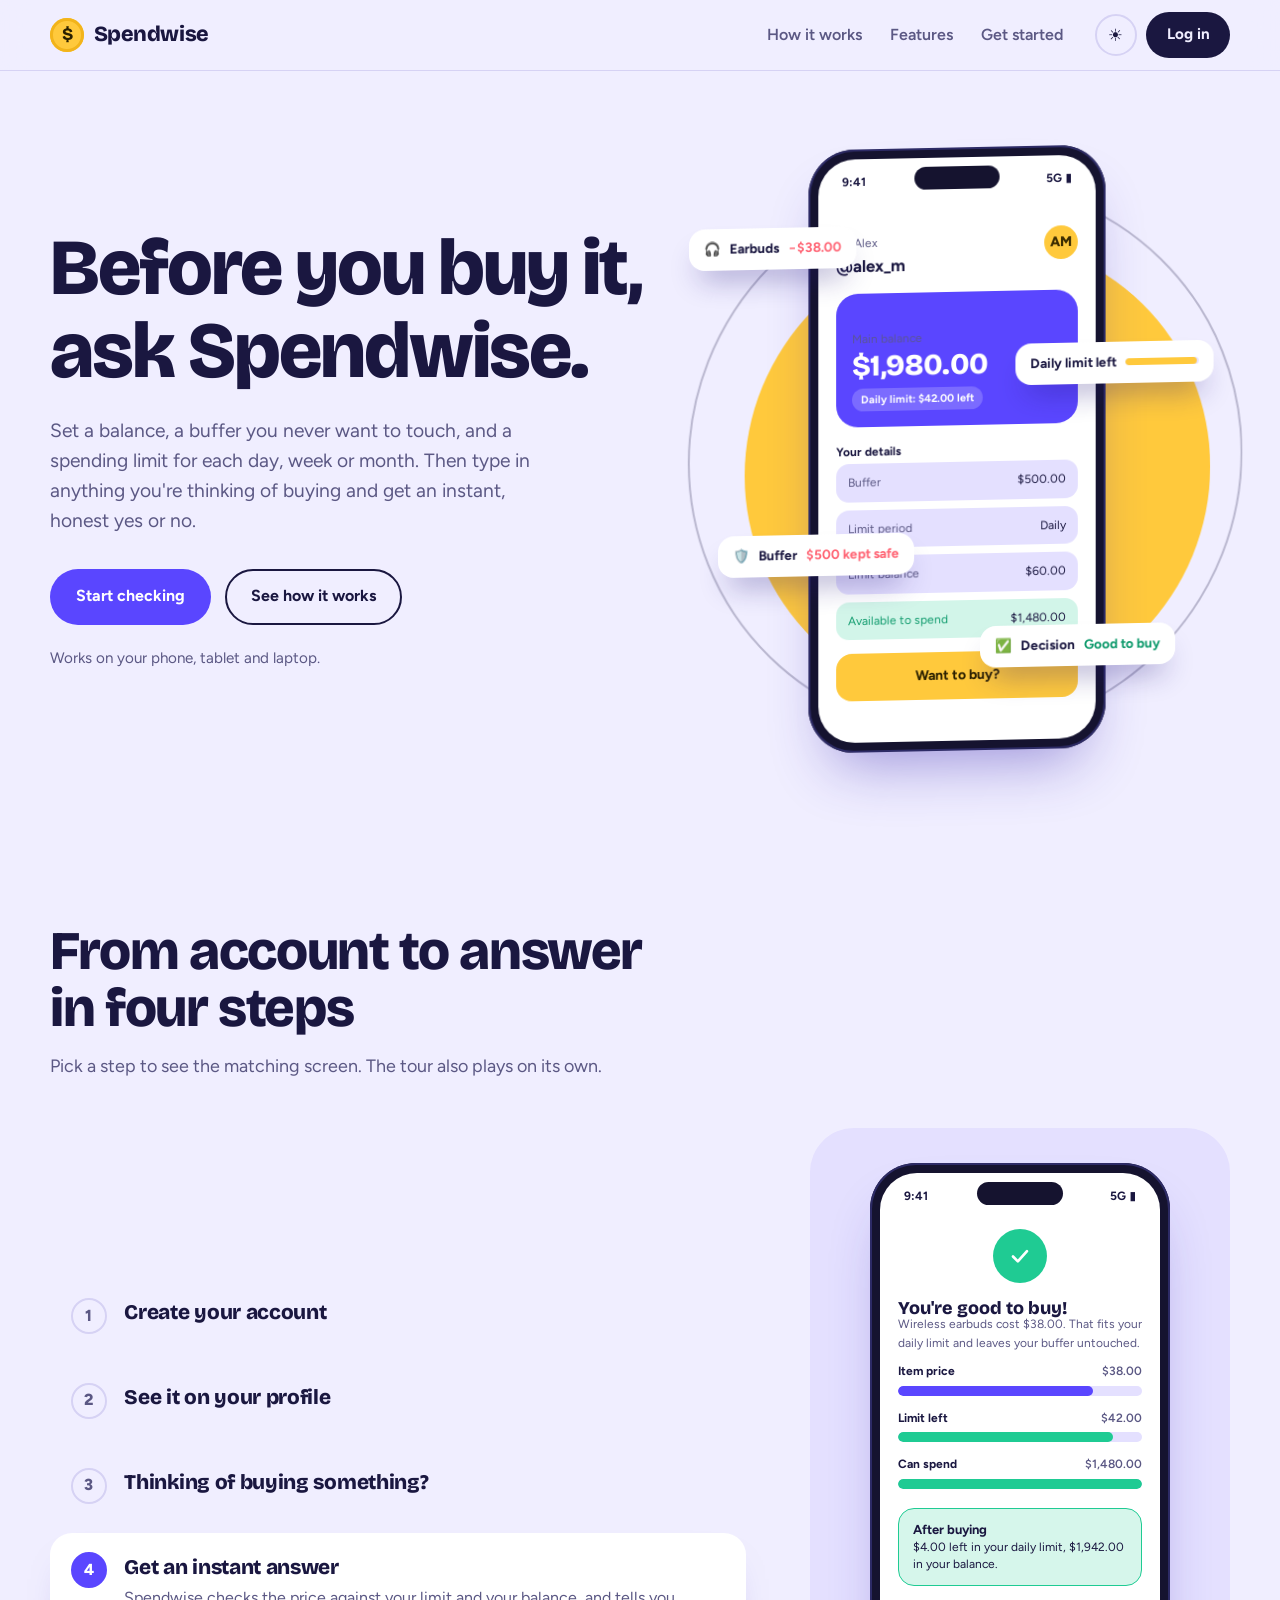
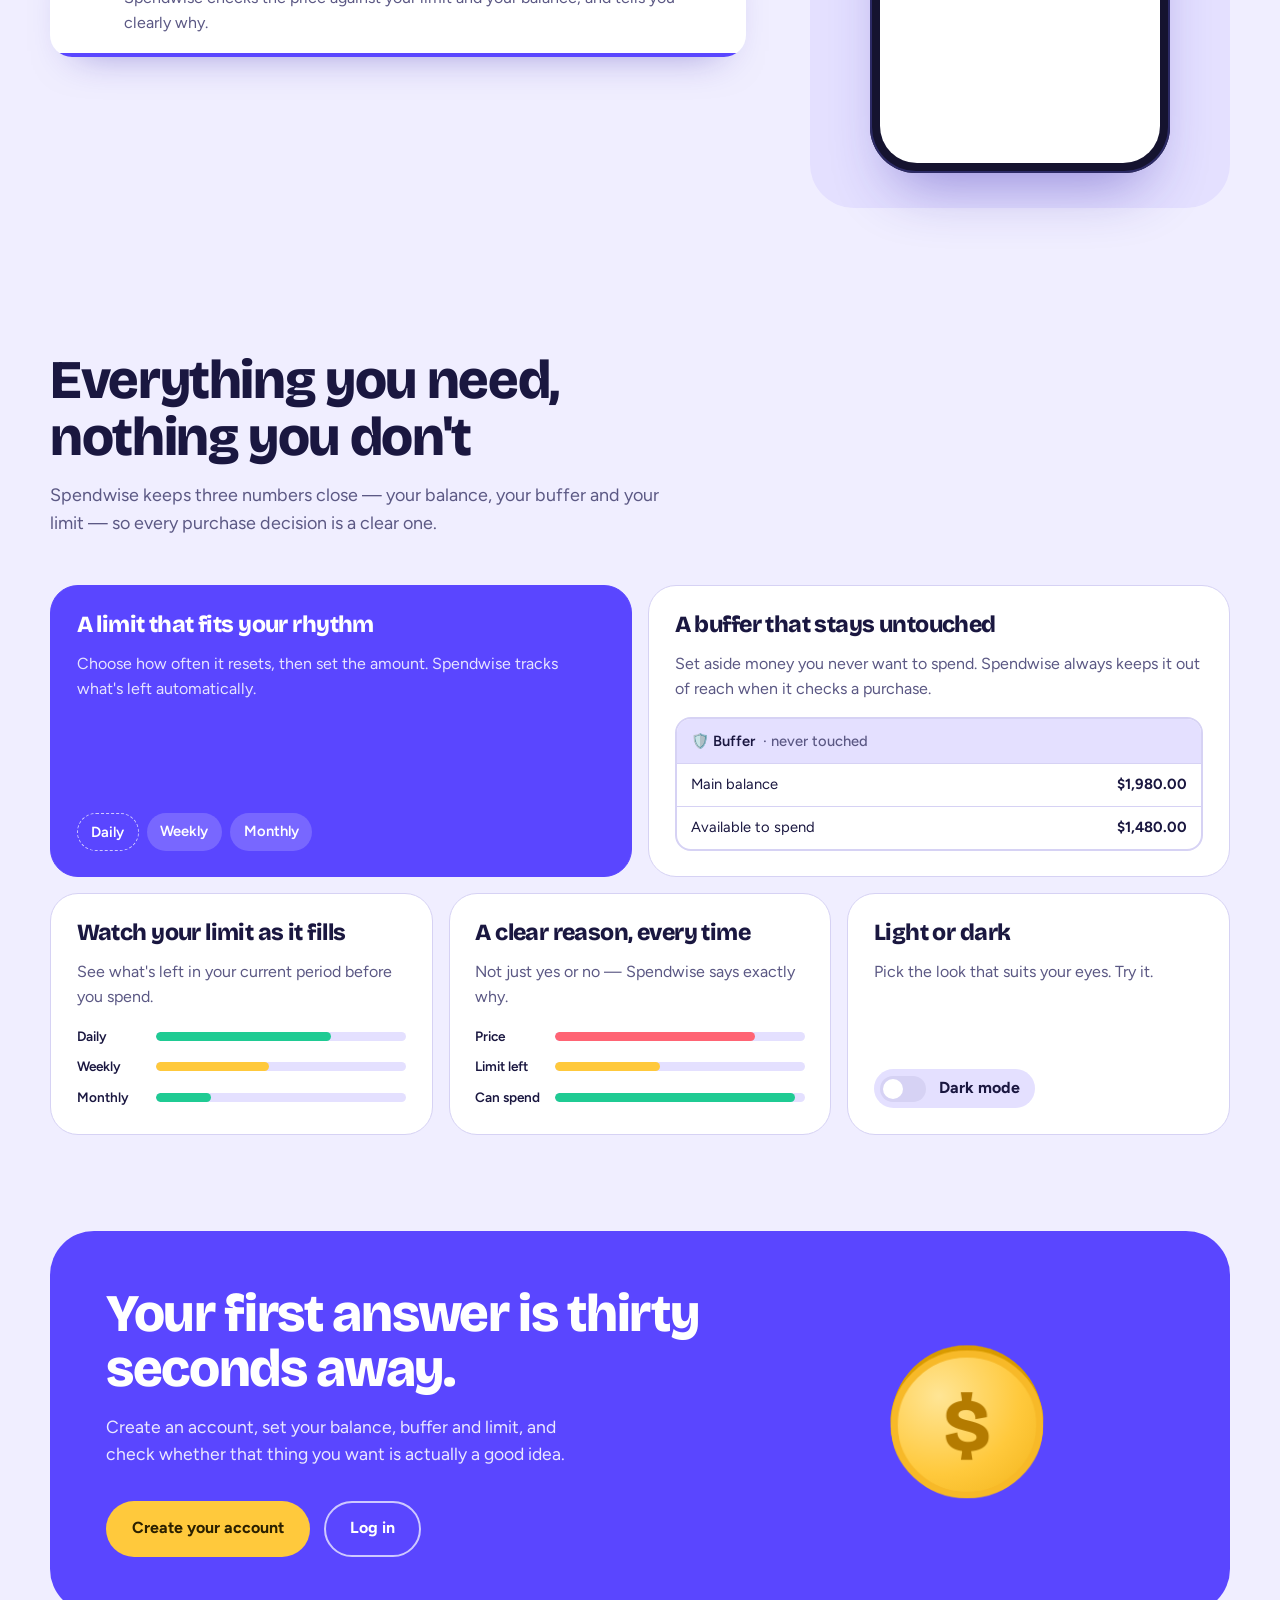
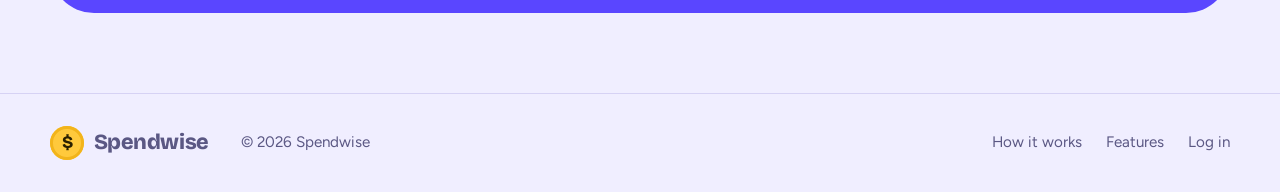
<file: index.html>
<!DOCTYPE html>
<html lang="en">
<head>
<meta charset="utf-8">
<meta name="viewport" content="width=device-width, initial-scale=1">
<title>Spendwise – Know if you can afford it</title>
<meta name="description" content="Spendwise is a simple 'can I afford it?' checker. Set a balance, a buffer you never touch, and a daily, weekly or monthly limit — then check any purchase and get an instant yes or no.">
<link rel="preconnect" href="https://fonts.googleapis.com">
<link rel="preconnect" href="https://fonts.gstatic.com" crossorigin>
<link href="https://fonts.googleapis.com/css2?family=Bricolage+Grotesque:opsz,wght@12..96,500..800&family=Figtree:wght@400;500;600;700&display=swap" rel="stylesheet">
<script>
  /* Apply saved / system theme before first paint */
  (function () {
    var t = null;
    try { t = localStorage.getItem('sw-theme'); } catch (e) {}
    if (!t) t = window.matchMedia('(prefers-color-scheme: dark)').matches ? 'dark' : 'light';
    document.documentElement.setAttribute('data-theme', t);
  })();
</script>
<style>
  :root{
    --bg:#F0EEFF; --bg2:#E4E0FF; --surface:#FFFFFF; --ink:#1A1740; --muted:#5B5884; --line:#D6D2F4;
    --violet:#5A46FF; --accent:#4B37F0; --mint:#1FCB93; --sun:#FFC93C; --coral:#FF6474;
    --shadow:0 34px 60px -24px rgba(50,34,170,.45);
    --display:'Bricolage Grotesque','Figtree',system-ui,sans-serif;
    --body:'Figtree',system-ui,-apple-system,'Segoe UI',sans-serif;
  }
  :root[data-theme="dark"]{
    --bg:#0E0D24; --bg2:#1A1940; --surface:#16153A; --ink:#EEEBFF; --muted:#A9A5D6; --line:#2C2A5C;
    --accent:#A197FF; --shadow:0 34px 60px -24px rgba(0,0,0,.7);
  }

  *{box-sizing:border-box;margin:0;padding:0}
  html{scroll-behavior:smooth}
  body{font-family:var(--body);background:var(--bg);color:var(--ink);line-height:1.55;overflow-x:clip;-webkit-font-smoothing:antialiased}
  h1,h2,h3{font-family:var(--display);line-height:1.04;letter-spacing:-.025em;font-weight:800}
  a{color:inherit}
  button{font:inherit;color:inherit;cursor:pointer}
  :focus-visible{outline:3px solid var(--accent);outline-offset:3px;border-radius:8px}
  .wrap{width:min(1180px,100% - 2.5rem);margin-inline:auto}
  section{scroll-margin-top:84px}

  /* ---------- Buttons ---------- */
  .btn{display:inline-flex;align-items:center;justify-content:center;gap:.5rem;padding:.85rem 1.5rem;border-radius:999px;
    font-weight:700;text-decoration:none;border:2px solid transparent;transition:transform .15s,background .2s,color .2s}
  .btn:hover{transform:translateY(-2px)}
  .btn-ink{background:var(--ink);color:var(--bg)}
  .btn-violet{background:var(--violet);color:#fff}
  .btn-line{border-color:var(--ink);color:var(--ink);background:transparent}
  .btn-sun{background:var(--sun);color:#2B2000}
  .btn-white-line{border-color:rgba(255,255,255,.7);color:#fff}
  .btn-sm{padding:.55rem 1.15rem;font-size:.95rem}

  /* ---------- Header ---------- */
  .top{position:sticky;top:0;z-index:50;background:color-mix(in srgb,var(--bg) 82%,transparent);
    backdrop-filter:blur(14px);-webkit-backdrop-filter:blur(14px);border-bottom:1px solid var(--line)}
  .bar{display:flex;align-items:center;gap:2rem;height:70px}
  .brand{display:flex;align-items:center;gap:.6rem;font-family:var(--display);font-weight:800;font-size:1.35rem;text-decoration:none;letter-spacing:-.02em}
  .mark{width:34px;height:34px;border-radius:50%;background:var(--sun);color:#2B2000;display:grid;place-items:center;font-size:1.1rem;box-shadow:inset 0 0 0 3px #F2B41B}
  .top nav{display:flex;gap:1.75rem;margin-left:auto;font-weight:600;color:var(--muted)}
  .top nav a{text-decoration:none;transition:color .15s}
  .top nav a:hover{color:var(--ink)}
  .actions{display:flex;align-items:center;gap:.6rem}
  .icon-btn{width:42px;height:42px;border-radius:50%;border:2px solid var(--line);background:transparent;display:grid;place-items:center;font-size:1.05rem;transition:border-color .2s}
  .icon-btn:hover{border-color:var(--ink)}
  .icon-btn .moon{display:none}
  :root[data-theme="dark"] .icon-btn .moon{display:inline}
  :root[data-theme="dark"] .icon-btn .sunny{display:none}

  /* ---------- Hero ---------- */
  .hero{position:relative;padding:3rem 0 4rem;overflow-x:clip}
  .hero .wrap{display:grid;grid-template-columns:1.05fr .95fr;align-items:center;gap:2rem}
  .hero h1{font-size:clamp(2.7rem,6.2vw,5.1rem)}
  .hero p.lead{margin-top:1.5rem;font-size:1.2rem;color:var(--muted);max-width:32rem}
  .cta-row{display:flex;flex-wrap:wrap;gap:.9rem;margin-top:2.1rem}
  .hero small{display:block;margin-top:1.4rem;color:var(--muted);font-size:.95rem}

  .scene{position:relative;height:660px;perspective:1500px;display:grid;place-items:center}
  .scene-inner{width:300px;height:610px;position:relative}
  .stage{position:absolute;inset:0;transform-style:preserve-3d;will-change:transform}
  .layer{position:absolute;transform:translateZ(var(--z,0px));transform-style:flat}
  .disc{position:absolute;width:470px;height:470px;left:-235px;top:-235px;border-radius:50%;background:var(--sun)}
  .ring{position:absolute;width:560px;height:560px;left:-280px;top:-280px;border-radius:50%;border:2px solid var(--ink);opacity:.25}
  .float{animation:float 5.5s ease-in-out var(--d,0s) infinite alternate}
  .chip{display:flex;align-items:center;gap:.55rem;background:var(--surface);color:var(--ink);padding:.65rem .95rem;border-radius:16px;
    font-size:.85rem;white-space:nowrap;box-shadow:0 18px 30px -12px rgba(30,20,120,.45);animation:pop .7s cubic-bezier(.2,1.5,.4,1) var(--pd,.8s) backwards}
  .chip b{font-weight:700}
  .chip em{font-style:normal;font-weight:700;color:var(--coral)}
  .chip.good em{color:#0E9A6C}
  .mini-track{width:74px;height:7px;border-radius:5px;background:var(--bg2);overflow:hidden}
  .mini-track i{display:block;height:100%;width:97%;background:var(--sun);border-radius:5px}
  .phone-in{animation:rise .9s cubic-bezier(.2,.9,.3,1) .1s backwards}
  @keyframes rise{from{opacity:0;transform:translateY(60px)}}
  @keyframes pop{from{opacity:0;transform:scale(.4)}}
  @keyframes float{from{transform:translateY(-7px)}to{transform:translateY(9px)}}

  /* ---------- Phone ---------- */
  .phone{width:300px;height:610px;border-radius:46px;background:#15132F;padding:10px;position:relative;
    box-shadow:var(--shadow),inset 0 0 0 2px #2D2B66}
  .notch{position:absolute;top:19px;left:50%;transform:translateX(-50%);width:86px;height:23px;background:#15132F;border-radius:14px;z-index:5}
  .screen-wrap{width:100%;height:100%;border-radius:37px;background:var(--surface);color:var(--ink);overflow:hidden;position:relative;display:flex;flex-direction:column}
  .status{display:flex;justify-content:space-between;padding:14px 24px 0;height:44px;font-size:12px;font-weight:700}
  .scr{flex:1;display:none;flex-direction:column;padding:6px 18px 0;min-height:0}
  .scr.on{display:flex;animation:scrIn .35s ease-out}
  @keyframes scrIn{from{opacity:0;transform:translateX(14px)}}

  .a-top{display:flex;justify-content:space-between;align-items:center;margin:4px 0 14px}
  .a-top small{display:block;font-size:12px;color:var(--muted)}
  .a-top b{font-size:17px}
  .avatar{width:34px;height:34px;border-radius:50%;background:var(--sun);display:grid;place-items:center;font-weight:800;color:#3B2C00;font-size:14px}
  .a-title{font:800 18px var(--display);margin:4px 0 10px}
  .a-sub{font-size:12px;color:var(--muted);margin:-6px 0 12px}
  .a-total{background:var(--violet);color:#fff;border-radius:22px;padding:15px 16px 16px}
  .a-total small{font-size:12px;opacity:.85}
  .a-total b{display:block;font:800 30px/1.15 var(--display);letter-spacing:-.02em}
  .a-total span{display:inline-block;margin-top:6px;font-size:11px;font-weight:700;padding:3px 9px;border-radius:99px;background:rgba(255,255,255,.2)}
  .a-sec{display:flex;justify-content:space-between;font-size:12px;font-weight:700;margin:16px 0 2px}
  .a-sec span{color:var(--accent)}
  .row{display:flex;align-items:center;gap:10px;padding:8px 0;border-bottom:1px solid var(--line)}
  .row:last-of-type{border-bottom:0}
  .ico{width:34px;height:34px;border-radius:11px;display:grid;place-items:center;font-size:17px;background:var(--bg2)}
  .row .m{flex:1;line-height:1.25}
  .row .m b{font-size:13px;display:block}
  .row .m small{font-size:11px;color:var(--muted)}
  .row .amt{font-weight:700;font-size:13px}
  .tabs{margin:auto -18px 0;display:flex;justify-content:space-around;padding:10px 8px 15px;border-top:1px solid var(--line);background:var(--surface)}
  .tabs span{display:flex;flex-direction:column;align-items:center;gap:3px;font-size:10px;color:var(--muted);font-weight:600}
  .tabs svg{width:20px;height:20px;stroke:currentColor;fill:none;stroke-width:2;stroke-linecap:round;stroke-linejoin:round}
  .tabs .cur{color:var(--accent)}

  /* add screen */
  .amount{text-align:center;margin:8px 0 14px;font:800 46px/1 var(--display);letter-spacing:-.03em}
  .amount sup{font-size:20px;vertical-align:top;margin-right:4px;color:var(--muted);position:relative;top:6px}
  .amount i{display:inline-block;width:3px;height:38px;background:var(--violet);margin-left:3px;vertical-align:-4px;animation:blink 1s steps(1) infinite}
  @keyframes blink{50%{opacity:0}}
  .chips{display:grid;grid-template-columns:repeat(3,1fr);gap:7px;margin-bottom:12px}
  .chips .c{padding:9px 2px;border:1.5px solid var(--line);border-radius:13px;text-align:center;font-size:11px;font-weight:600;line-height:1.3}
  .chips .c span{display:block;font-size:17px}
  .chips .sel{border-color:var(--violet);background:color-mix(in srgb,var(--violet) 14%,transparent)}
  .field{background:var(--bg2);border-radius:13px;padding:10px 12px;font-size:12px;margin-bottom:8px;display:flex;justify-content:space-between}
  .field span{color:var(--muted)}
  .save{margin-top:6px;background:var(--violet);color:#fff;border-radius:16px;padding:13px;text-align:center;font-weight:700;font-size:14px;animation:press .3s 1.6s both}
  @keyframes press{50%{transform:scale(.95)}}
  .saved{position:absolute;top:50px;left:14px;right:14px;background:var(--mint);color:#04382A;border-radius:14px;padding:10px 14px;font-weight:700;font-size:13px;
    box-shadow:0 10px 20px -10px rgba(0,0,0,.4);animation:toastIn .4s 1.8s both}
  @keyframes toastIn{from{opacity:0;transform:translateY(-10px)}}

  /* overview screen */
  .donut{width:168px;height:168px;border-radius:50%;margin:6px auto 14px;position:relative;
    background:conic-gradient(var(--violet) 0 34%,var(--mint) 0 61%,var(--sun) 0 77%,var(--coral) 0 91%,#9C98CC 0 100%);animation:sweep .9s cubic-bezier(.2,.9,.3,1) both}
  .donut::after{content:"";position:absolute;inset:27px;border-radius:50%;background:var(--surface)}
  .donut div{position:absolute;inset:0;z-index:1;display:grid;place-content:center;text-align:center}
  .donut b{font:800 22px var(--display)}
  .donut small{font-size:11px;color:var(--muted)}
  @keyframes sweep{from{opacity:0;transform:rotate(-120deg) scale(.7)}}
  .lg{display:flex;align-items:center;gap:8px;font-size:12px;padding:5px 0}
  .lg i{width:10px;height:10px;border-radius:50%}
  .lg b{flex:1;font-weight:600}
  .lg span{color:var(--muted);width:34px;text-align:right}
  .lg em{font-style:normal;font-weight:700;width:46px;text-align:right}

  /* budget screen */
  .bg-item{margin-bottom:13px}
  .bg-item .h{display:flex;justify-content:space-between;font-size:12px;font-weight:700;margin-bottom:5px}
  .bg-item .h span{color:var(--muted);font-weight:600}
  .track{height:10px;border-radius:6px;background:var(--bg2);overflow:hidden}
  .track i{display:block;height:100%;width:var(--w);border-radius:6px;animation:grow .9s cubic-bezier(.2,.9,.3,1) .15s backwards}
  @keyframes grow{from{width:0}}
  .alert{margin-top:6px;border-radius:16px;padding:12px 14px;font-size:12px;background:color-mix(in srgb,var(--coral) 16%,transparent);border:1.5px solid var(--coral);line-height:1.4}
  .alert b{display:block;font-size:13px}
  .alert.good{background:color-mix(in srgb,var(--mint) 18%,transparent);border-color:var(--mint)}
  .field.good{background:color-mix(in srgb,var(--mint) 20%,transparent)}
  .field.good span{color:#0E9A6C}
  .save.sun{background:var(--sun);color:#2B2000}
  .res-ico{width:54px;height:54px;border-radius:50%;background:var(--mint);display:grid;place-items:center;margin:6px auto 10px;animation:popIco .55s cubic-bezier(.2,1.5,.4,1) both}
  .res-ico svg{width:28px;height:28px;fill:none;stroke:#fff;stroke-width:5;stroke-linecap:round;stroke-linejoin:round}
  @keyframes popIco{from{transform:scale(.3);opacity:0}}

  /* reports screen */
  .r-big{font:800 28px var(--display);letter-spacing:-.02em}
  .r-note{font-size:12px;font-weight:700;color:#0E9A6C;margin-bottom:12px}
  .cols{display:flex;align-items:flex-end;gap:9px;height:150px;padding-bottom:0}
  .cols div{flex:1;height:var(--h);border-radius:9px 9px 4px 4px;background:color-mix(in srgb,var(--violet) 32%,transparent);transform-origin:bottom;animation:rise2 .7s cubic-bezier(.2,.9,.3,1) backwards;animation-delay:calc(var(--i)*70ms)}
  .cols div.now{background:var(--violet)}
  @keyframes rise2{from{transform:scaleY(0)}}
  .months{display:flex;gap:9px;margin:6px 0 14px}
  .months span{flex:1;text-align:center;font-size:10px;color:var(--muted);font-weight:600}
  .stats{display:grid;grid-template-columns:1fr 1fr;gap:8px}
  .stats div{background:var(--bg2);border-radius:14px;padding:10px 12px;font-size:11px;color:var(--muted)}
  .stats b{display:block;font-size:15px;color:var(--ink);font-family:var(--display)}

  /* ---------- Tour ---------- */
  .tour{padding:5rem 0}
  .head{max-width:40rem;margin-bottom:3rem}
  .head h2{font-size:clamp(2rem,4.4vw,3.4rem)}
  .head p{margin-top:1rem;color:var(--muted);font-size:1.12rem}
  .tour-grid{display:grid;grid-template-columns:1fr 420px;gap:4rem;align-items:center}
  .steps{display:flex;flex-direction:column;gap:.5rem}
  .step{position:relative;display:flex;gap:1.1rem;text-align:left;background:transparent;border:0;border-radius:22px;padding:1.2rem 1.3rem 1.35rem;transition:background .25s;overflow:hidden}
  .step:hover{background:color-mix(in srgb,var(--surface) 55%,transparent)}
  .step.on{background:var(--surface);box-shadow:0 20px 40px -26px rgba(50,34,170,.5)}
  .step .n{flex:none;width:36px;height:36px;border-radius:50%;display:grid;place-items:center;font-weight:800;border:2px solid var(--line);color:var(--muted);transition:.25s}
  .step.on .n{background:var(--violet);border-color:var(--violet);color:#fff}
  .step b{display:block;font:800 1.3rem var(--display);letter-spacing:-.015em;padding-top:.15rem}
  .step .desc{display:block;max-height:0;opacity:0;overflow:hidden;color:var(--muted);transition:max-height .35s,opacity .35s,margin .35s}
  .step.on .desc{max-height:100px;opacity:1;margin-top:.4rem}
  .step .bar2{position:absolute;left:0;right:0;bottom:0;height:4px;background:transparent}
  .step .bar2 i{display:block;height:100%;width:0;background:var(--violet)}
  .steps.auto .step.on .bar2 i{animation:fill 6s linear forwards}
  .steps.auto.paused .step.on .bar2 i{animation-play-state:paused}
  @keyframes fill{to{width:100%}}
  .device{background:var(--bg2);border-radius:44px;padding:2.2rem 0;display:grid;place-items:center;perspective:1200px}
  .tilt{transform:rotateX(var(--rx,0deg)) rotateY(var(--ry,0deg));transition:transform .2s ease-out}

  /* ---------- Features ---------- */
  .features{padding:4rem 0 5rem}
  .bento{display:grid;grid-template-columns:repeat(6,1fr);gap:1rem}
  .tile{background:var(--surface);border:1px solid var(--line);border-radius:28px;padding:1.6rem;display:flex;flex-direction:column;gap:1rem}
  .tile h3{font-size:1.45rem}
  .tile p{color:var(--muted)}
  .t3{grid-column:span 3}.t2{grid-column:span 2}
  .tile.loud{background:var(--violet);border-color:var(--violet);color:#fff}
  .tile.loud p{color:rgba(255,255,255,.85)}
  .pills{display:flex;flex-wrap:wrap;gap:.5rem;margin-top:auto}
  .pills span{padding:.4rem .85rem;border-radius:99px;background:rgba(255,255,255,.18);font-weight:600;font-size:.92rem}
  .pills .add{background:transparent;border:1.5px dashed rgba(255,255,255,.7)}
  .search{margin-top:auto;border:2px solid var(--line);border-radius:16px;overflow:hidden;font-size:.92rem}
  .search .q{padding:.65rem .9rem;background:var(--bg2);font-weight:600;display:flex;gap:.5rem}
  .search .q span{color:var(--muted);font-weight:500}
  .search .r{display:flex;justify-content:space-between;padding:.6rem .9rem;border-top:1px solid var(--line)}
  .search .r em{font-style:normal;font-weight:700}
  .mini-bars{margin-top:auto;display:grid;gap:.6rem}
  .mini-bars div{display:grid;grid-template-columns:70px 1fr;align-items:center;gap:.6rem;font-size:.85rem;font-weight:600}
  .mini-bars .track{height:9px}
  .spark{margin-top:auto;width:100%;height:70px}
  .switch{margin-top:auto;align-self:flex-start;display:flex;align-items:center;gap:.8rem;background:var(--bg2);border:0;border-radius:99px;padding:.4rem .9rem .4rem .4rem;font-weight:700}
  .switch .knob{width:46px;height:26px;border-radius:99px;background:var(--line);position:relative;transition:background .25s}
  .switch .knob::after{content:"";position:absolute;top:3px;left:3px;width:20px;height:20px;border-radius:50%;background:var(--surface);transition:transform .25s}
  .switch[aria-pressed="true"] .knob{background:var(--violet)}
  .switch[aria-pressed="true"] .knob::after{transform:translateX(20px)}

  /* ---------- Final call ---------- */
  .final{padding:1rem 0 5rem}
  .final-box{background:var(--violet);color:#fff;border-radius:44px;padding:3.5rem;display:grid;grid-template-columns:1.2fr .8fr;gap:2rem;align-items:center;overflow:hidden}
  .final-box h2{font-size:clamp(2rem,4.2vw,3.3rem)}
  .final-box p{margin-top:1rem;font-size:1.1rem;color:rgba(255,255,255,.88);max-width:30rem}
  .coin-wrap{display:grid;place-items:center;perspective:900px;height:240px}
  .coin-tilt{transform:rotateX(-14deg);transform-style:preserve-3d}
  .coin{width:150px;height:150px;position:relative;transform-style:preserve-3d;animation:spin 7s linear infinite}
  .coin i{position:absolute;inset:0;border-radius:50%;background:#D99A00}
  .coin .face{position:absolute;inset:0;border-radius:50%;display:grid;place-items:center;backface-visibility:hidden;-webkit-backface-visibility:hidden;
    background:radial-gradient(circle at 30% 28%,#FFE595,#FFC93C 58%,#F2B41B);border:7px solid #F7B928;color:#B47B00;font:800 78px/1 var(--display)}
  .coin .front{transform:translateZ(16px)}
  .coin .back{transform:rotateY(180deg) translateZ(16px)}
  @keyframes spin{to{transform:rotateY(360deg)}}

  footer{border-top:1px solid var(--line);padding:2rem 0;color:var(--muted);font-size:.95rem}
  footer .wrap{display:flex;flex-wrap:wrap;gap:1rem 2rem;align-items:center}
  footer nav{display:flex;gap:1.5rem;margin-left:auto}
  footer a{text-decoration:none}
  footer a:hover{color:var(--ink)}

  .toast{position:fixed;left:50%;bottom:28px;transform:translate(-50%,30px);background:var(--ink);color:var(--bg);padding:.8rem 1.3rem;border-radius:14px;font-weight:600;
    opacity:0;pointer-events:none;transition:.3s;z-index:100}
  .toast.show{opacity:1;transform:translate(-50%,0)}

  /* ---------- Responsive ---------- */
  @media (max-width:980px){
    .hero .wrap{grid-template-columns:1fr}
    .scene{height:640px}
    .tour-grid{grid-template-columns:1fr;gap:2.5rem}
    .device{max-width:460px;margin-inline:auto;width:100%}
    .final-box{grid-template-columns:1fr;padding:2.5rem}
  }
  @media (max-width:760px){
    .top nav{display:none}
    .actions{margin-left:auto}
    .t3,.t2{grid-column:span 6}
  }
  @media (max-width:560px){
    .scene{height:480px}
    .scene-inner{transform:scale(.72);transform-origin:center center}
    .hero{padding-top:1.5rem}
  }
  @media (prefers-reduced-motion:reduce){
    *,*::before,*::after{animation:none!important;transition:none!important;scroll-behavior:auto!important}
  }
</style>
</head>
<body>

<header class="top">
  <div class="wrap bar">
    <a class="brand" href="#top" aria-label="Spendwise home"><span class="mark">$</span>Spendwise</a>
    <nav aria-label="Main">
      <a href="#how">How it works</a>
      <a href="#features">Features</a>
      <a href="#start">Get started</a>
    </nav>
    <div class="actions">
      <button class="icon-btn" id="themeBtn" aria-label="Switch between light and dark theme"><span class="sunny">☀</span><span class="moon">☾</span></button>
      <!-- Login button: set LOGIN_URL in the script below once the login page exists -->
      <a class="btn btn-ink btn-sm" href="login.html" data-login>Log in</a>
    </div>
  </div>
</header>

<main id="top">
  <!-- ================= HERO ================= -->
  <section class="hero">
    <div class="wrap">
      <div class="hero-copy">
        <h1>Before you buy it, ask Spendwise.</h1>
        <p class="lead">Set a balance, a buffer you never want to touch, and a spending limit for each day, week or month. Then type in anything you're thinking of buying and get an instant, honest yes or no.</p>
        <div class="cta-row">
          <a class="btn btn-violet" href="login.html" data-login>Start checking</a>
          <a class="btn btn-line" href="#how">See how it works</a>
        </div>
        <small>Works on your phone, tablet and laptop.</small>
      </div>

      <div class="scene" id="scene" aria-hidden="true">
        <div class="scene-inner">
          <div class="stage" id="stage">
            <div class="layer" style="--z:-150px;left:50%;top:50%"><div class="disc"></div></div>
            <div class="layer" style="--z:-60px;left:50%;top:50%"><div class="ring"></div></div>

            <div class="layer" style="--z:0px;left:0;top:0">
              <div class="phone phone-in">
                <div class="notch"></div>
                <div class="screen-wrap">
                  <div class="status"><span>9:41</span><span>5G ▮</span></div>
                  <div class="scr on" id="heroScr"></div>
                </div>
              </div>
            </div>

            <div class="layer" style="--z:120px;left:-104px;top:96px"><div class="float"><div class="chip" style="--pd:.9s">🎧 <b>Earbuds</b> <em>−$38.00</em></div></div></div>
            <div class="layer" style="--z:80px;right:-120px;top:212px"><div class="float" style="--d:-2s"><div class="chip" style="--pd:1.1s"><b>Daily limit left</b><span class="mini-track"><i></i></span></div></div></div>
            <div class="layer" style="--z:140px;left:-72px;top:410px"><div class="float" style="--d:-1s"><div class="chip" style="--pd:1.3s">🛡️ <b>Buffer</b> <em>$500 kept safe</em></div></div></div>
            <div class="layer" style="--z:100px;right:-84px;top:500px"><div class="float" style="--d:-3s"><div class="chip good" style="--pd:1.5s">✅ <b>Decision</b> <em>Good to buy</em></div></div></div>
          </div>
        </div>
      </div>
    </div>
  </section>

  <!-- ================= HOW IT WORKS ================= -->
  <section class="tour" id="how">
    <div class="wrap">
      <div class="head">
        <h2>From account to answer in four steps</h2>
        <p>Pick a step to see the matching screen. The tour also plays on its own.</p>
      </div>

      <div class="tour-grid">
        <div class="steps auto" id="steps" role="tablist" aria-label="How Spendwise works">
          <button class="step on" role="tab" aria-selected="true">
            <span class="n">1</span>
            <span><b>Create your account</b><span class="desc">Set your starting balance, a buffer you never want to touch, and a spending limit for each day, week or month.</span></span>
            <span class="bar2"><i></i></span>
          </button>
          <button class="step" role="tab" aria-selected="false">
            <span class="n">2</span>
            <span><b>See it on your profile</b><span class="desc">Your balance, your buffer and how much of your current limit is left — all in one glance.</span></span>
            <span class="bar2"><i></i></span>
          </button>
          <button class="step" role="tab" aria-selected="false">
            <span class="n">3</span>
            <span><b>Thinking of buying something?</b><span class="desc">Tap "Want to buy?", then tell Spendwise the item and the price.</span></span>
            <span class="bar2"><i></i></span>
          </button>
          <button class="step" role="tab" aria-selected="false">
            <span class="n">4</span>
            <span><b>Get an instant answer</b><span class="desc">Spendwise checks the price against your limit and your balance, and tells you clearly why.</span></span>
            <span class="bar2"><i></i></span>
          </button>
        </div>

        <div class="device" id="device">
          <div class="tilt" id="tourTilt">
            <div class="phone">
              <div class="notch"></div>
              <div class="screen-wrap" id="tourScreens">
                <div class="status"><span>9:41</span><span>5G ▮</span></div>
              </div>
            </div>
          </div>
        </div>
      </div>
    </div>
  </section>

  <!-- ================= FEATURES ================= -->
  <section class="features" id="features">
    <div class="wrap">
      <div class="head">
        <h2>Everything you need, nothing you don't</h2>
        <p>Spendwise keeps three numbers close — your balance, your buffer and your limit — so every purchase decision is a clear one.</p>
      </div>

      <div class="bento">
        <article class="tile loud t3">
          <h3>A limit that fits your rhythm</h3>
          <p>Choose how often it resets, then set the amount. Spendwise tracks what's left automatically.</p>
          <div class="pills"><span class="add">Daily</span><span>Weekly</span><span>Monthly</span></div>
        </article>

        <article class="tile t3">
          <h3>A buffer that stays untouched</h3>
          <p>Set aside money you never want to spend. Spendwise always keeps it out of reach when it checks a purchase.</p>
          <div class="search">
            <div class="q">🛡️ Buffer <span>· never touched</span></div>
            <div class="r"><span>Main balance</span><em>$1,980.00</em></div>
            <div class="r"><span>Available to spend</span><em>$1,480.00</em></div>
          </div>
        </article>

        <article class="tile t2">
          <h3>Watch your limit as it fills</h3>
          <p>See what's left in your current period before you spend.</p>
          <div class="mini-bars">
            <div>Daily <span class="track"><i style="--w:70%;background:var(--mint)"></i></span></div>
            <div>Weekly <span class="track"><i style="--w:45%;background:var(--sun)"></i></span></div>
            <div>Monthly <span class="track"><i style="--w:22%;background:var(--mint)"></i></span></div>
          </div>
        </article>

        <article class="tile t2">
          <h3>A clear reason, every time</h3>
          <p>Not just yes or no — Spendwise says exactly why.</p>
          <div class="mini-bars">
            <div>Price <span class="track"><i style="--w:80%;background:var(--coral)"></i></span></div>
            <div>Limit left <span class="track"><i style="--w:42%;background:var(--sun)"></i></span></div>
            <div>Can spend <span class="track"><i style="--w:96%;background:var(--mint)"></i></span></div>
          </div>
        </article>

        <article class="tile t2">
          <h3>Light or dark</h3>
          <p>Pick the look that suits your eyes. Try it.</p>
          <button class="switch" id="themeSwitch" aria-pressed="false"><span class="knob"></span><span>Dark mode</span></button>
        </article>
      </div>
    </div>
  </section>

  <!-- ================= FINAL CTA ================= -->
  <section class="final" id="start">
    <div class="wrap">
      <div class="final-box">
        <div>
          <h2>Your first answer is thirty seconds away.</h2>
          <p>Create an account, set your balance, buffer and limit, and check whether that thing you want is actually a good idea.</p>
          <div class="cta-row">
            <a class="btn btn-sun" href="signup.html" data-login data-go="signup.html">Create your account</a>
            <a class="btn btn-white-line" href="login.html" data-login>Log in</a>
          </div>
        </div>
        <div class="coin-wrap" aria-hidden="true">
          <div class="coin-tilt"><div class="coin" id="coin"></div></div>
        </div>
      </div>
    </div>
  </section>
</main>

<footer>
  <div class="wrap">
    <a class="brand" href="#top"><span class="mark">$</span>Spendwise</a>
    <span>© 2026 Spendwise</span>
    <nav aria-label="Footer">
      <a href="#how">How it works</a>
      <a href="#features">Features</a>
      <a href="login.html" data-login>Log in</a>
    </nav>
  </div>
</footer>

<div class="toast" id="toast" role="status" aria-live="polite"></div>

<script>
(function () {
  var $ = function (s, r) { return (r || document).querySelector(s); };
  var reduce = window.matchMedia('(prefers-reduced-motion: reduce)').matches;

  /* ---------- Config: change when the login page exists ---------- */
  var LOGIN_URL = 'login.html';    // e.g. 'login.html' or '/login'

  /* ---------- Toast + login buttons ---------- */
  var toastEl = $('#toast'), toastTimer;
  function toast(msg) {
    toastEl.textContent = msg;
    toastEl.classList.add('show');
    clearTimeout(toastTimer);
    toastTimer = setTimeout(function () { toastEl.classList.remove('show'); }, 2600);
  }
  document.querySelectorAll('[data-login]').forEach(function (a) {
    a.addEventListener('click', function (e) {
      e.preventDefault();
      var dest = a.getAttribute('data-go') || LOGIN_URL;
      if (dest) { window.location.href = dest; }
      else { toast('The login page is the next step. Coming up.'); }
    });
  });

  /* ---------- Theme ---------- */
  var sw = $('#themeSwitch');
  function setTheme(t) {
    document.documentElement.setAttribute('data-theme', t);
    try { localStorage.setItem('sw-theme', t); } catch (e) {}
    sw.setAttribute('aria-pressed', String(t === 'dark'));
  }
  function toggleTheme() {
    setTheme(document.documentElement.getAttribute('data-theme') === 'dark' ? 'light' : 'dark');
  }
  $('#themeBtn').addEventListener('click', toggleTheme);
  sw.addEventListener('click', toggleTheme);
  sw.setAttribute('aria-pressed', String(document.documentElement.getAttribute('data-theme') === 'dark'));

  /* ---------- App screens (mock UI shown inside the phones) ---------- */
  var SCREENS = {
    signup:
      '<div class="a-title">Create an account</div><div class="a-sub">Every field is required — it takes about a minute.</div>' +
      '<div class="field"><span>Username</span>alex_m</div>' +
      '<div class="field"><span>Full name</span>Alex Morgan</div>' +
      '<div class="a-sec">Your money</div>' +
      '<div class="chips">' +
        '<div class="c sel"><span>☀️</span>Daily</div><div class="c"><span>🗓️</span>Weekly</div><div class="c"><span>📅</span>Monthly</div>' +
      '</div>' +
      '<div class="field"><span>Balance</span>$2,480.00</div>' +
      '<div class="field"><span>Buffer</span>$500.00</div>' +
      '<div class="field"><span>Daily limit</span>$60.00</div>' +
      '<div class="save">Create account</div>',

    profile:
      '<div class="a-top"><div><small>Hi, Alex</small><b>@alex_m</b></div><div class="avatar">AM</div></div>' +
      '<div class="a-total"><small>Main balance</small><b>$1,980.00</b><span>Daily limit: $42.00 left</span></div>' +
      '<div class="a-sec">Your details</div>' +
      '<div class="field"><span>Buffer</span>$500.00</div>' +
      '<div class="field"><span>Limit period</span>Daily</div>' +
      '<div class="field"><span>Limit balance</span>$60.00</div>' +
      '<div class="field good"><span>Available to spend</span>$1,480.00</div>' +
      '<div class="save sun">Want to buy?</div>',

    buy:
      '<div class="a-title">Can you afford it?</div><div class="a-sub">Tell us what you want and what it costs.</div>' +
      '<div class="field"><span>Item</span>Wireless earbuds</div>' +
      '<div class="field"><span>Price</span>$38.00</div>' +
      '<div class="save">Check balance</div>',

    result:
      '<div class="res-ico"><svg viewBox="0 0 52 52"><path d="M13 27l9 9 17-19"/></svg></div>' +
      '<div class="a-title" style="margin-bottom:2px">You\'re good to buy!</div>' +
      '<div class="a-sub" style="margin-bottom:10px">Wireless earbuds cost $38.00. That fits your daily limit and leaves your buffer untouched.</div>' +
      '<div class="bg-item"><div class="h">Item price <span>$38.00</span></div><div class="track"><i style="--w:80%;background:var(--violet)"></i></div></div>' +
      '<div class="bg-item"><div class="h">Limit left <span>$42.00</span></div><div class="track"><i style="--w:88%;background:var(--mint)"></i></div></div>' +
      '<div class="bg-item"><div class="h">Can spend <span>$1,480.00</span></div><div class="track"><i style="--w:100%;background:var(--mint)"></i></div></div>' +
      '<div class="alert good"><b>After buying</b>$4.00 left in your daily limit, $1,942.00 in your balance.</div>'
  };

  $('#heroScr').innerHTML = SCREENS.profile;

  var order = ['signup', 'profile', 'buy', 'result'];
  var tourWrap = $('#tourScreens');
  order.forEach(function (k) {
    var d = document.createElement('div');
    d.className = 'scr';
    d.innerHTML = SCREENS[k];
    tourWrap.appendChild(d);
  });
  var panels = tourWrap.querySelectorAll('.scr');

  /* ---------- Tour: tabs + autoplay ---------- */
  var stepsEl = $('#steps');
  var steps = Array.prototype.slice.call(stepsEl.querySelectorAll('.step'));
  var auto = !reduce;
  function go(i) {
    steps.forEach(function (s, n) {
      s.classList.toggle('on', n === i);
      s.setAttribute('aria-selected', String(n === i));
    });
    panels.forEach(function (p, n) { p.classList.toggle('on', n === i); });
  }
  function stopAuto() { auto = false; stepsEl.classList.remove('auto'); }
  steps.forEach(function (s, i) {
    s.addEventListener('click', function () { stopAuto(); go(i); });
    s.querySelector('.bar2 i').addEventListener('animationend', function () {
      if (auto && s.classList.contains('on')) go((i + 1) % steps.length);
    });
  });
  if (!auto) stepsEl.classList.remove('auto');
  go(0);
  if ('IntersectionObserver' in window) {
    new IntersectionObserver(function (entries) {
      stepsEl.classList.toggle('paused', !entries[0].isIntersecting);
    }, { threshold: 0.3 }).observe($('#device'));
  }

  /* ---------- Tour phone: gentle tilt on hover ---------- */
  var device = $('#device'), tilt = $('#tourTilt');
  if (!reduce) {
    device.addEventListener('pointermove', function (e) {
      if (e.pointerType === 'touch') return;
      var r = device.getBoundingClientRect();
      var px = (e.clientX - r.left) / r.width - .5, py = (e.clientY - r.top) / r.height - .5;
      tilt.style.setProperty('--ry', (px * 16).toFixed(2) + 'deg');
      tilt.style.setProperty('--rx', (-py * 10).toFixed(2) + 'deg');
    });
    device.addEventListener('pointerleave', function () {
      tilt.style.setProperty('--ry', '0deg');
      tilt.style.setProperty('--rx', '0deg');
    });
  }

  /* ---------- Hero 3D scene: follows the pointer, drifts when idle ---------- */
  var scene = $('#scene'), stage = $('#stage');
  var cy = -14, cx = 6, ty = -14, tx = 6, pointer = false;
  function apply() { stage.style.transform = 'rotateX(' + cx.toFixed(2) + 'deg) rotateY(' + cy.toFixed(2) + 'deg)'; }
  if (reduce) { apply(); }
  else {
    scene.addEventListener('pointermove', function (e) {
      if (e.pointerType === 'touch') return;
      var r = scene.getBoundingClientRect();
      var px = (e.clientX - r.left) / r.width - .5, py = (e.clientY - r.top) / r.height - .5;
      pointer = true; ty = -14 + px * 34; tx = 6 - py * 20;
    });
    scene.addEventListener('pointerleave', function () { pointer = false; });
    (function loop(now) {
      if (!pointer) {
        var t = now / 1000;
        ty = -14 + Math.sin(t * .6) * 8;
        tx = 6 + Math.cos(t * .45) * 3.5;
      }
      cy += (ty - cy) * .06; cx += (tx - cx) * .06;
      apply();
      requestAnimationFrame(loop);
    })(performance.now());
  }

  /* ---------- 3D coin (stacked discs give it thickness) ---------- */
  var coin = $('#coin'), html = '';
  for (var k = -7; k <= 7; k++) html += '<i style="transform:translateZ(' + (k * 2) + 'px)"></i>';
  html += '<div class="face front">$</div><div class="face back">$</div>';
  coin.innerHTML = html;
})();
</script>
</body>
</html>
</file>
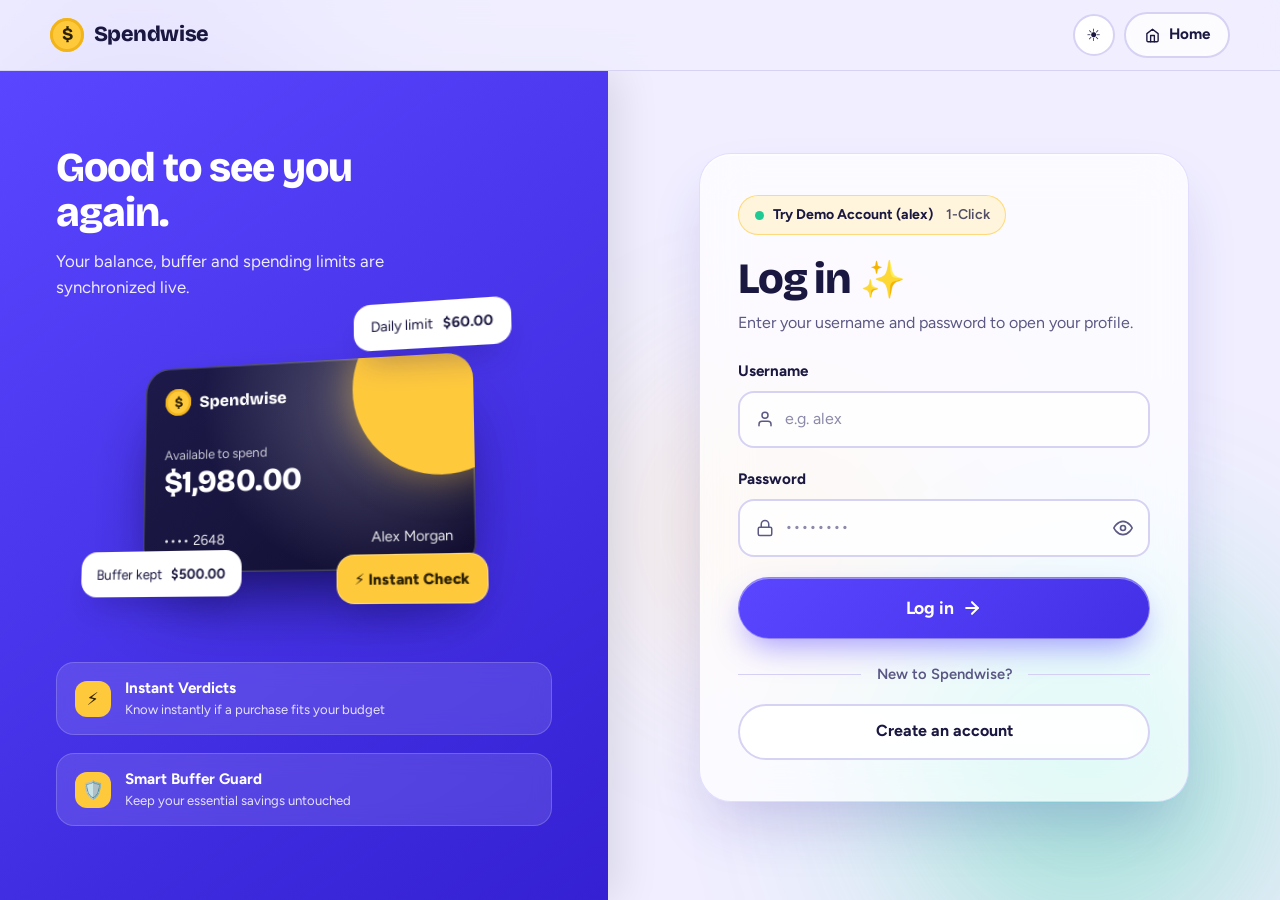
<file: buy.html>
<!DOCTYPE html>
<html lang="en">
<head>
<meta charset="utf-8">
<meta name="viewport" content="width=device-width, initial-scale=1">
<title>Check a purchase – Spendwise</title>
<link rel="preconnect" href="https://fonts.googleapis.com">
<link rel="preconnect" href="https://fonts.gstatic.com" crossorigin>
<link href="https://fonts.googleapis.com/css2?family=Bricolage+Grotesque:opsz,wght@12..96,500..800&family=Figtree:wght@400;500;600;700&display=swap" rel="stylesheet">
<link rel="stylesheet" href="site.css">
<script src="assets/api.js"></script>
<script src="assets/common.js"></script>
</head>
<body>

<header class="top">
  <div class="wrap bar">
    <a class="brand" href="index.html"><span class="mark">$</span>Spendwise</a>
    <div class="actions push">
      <button class="icon-btn" data-theme-toggle aria-label="Switch between light and dark theme"><span class="sunny">☀</span><span class="moon">☾</span></button>
      <a class="btn btn-line btn-sm" href="index.html" data-logout>Log out</a>
    </div>
  </div>
</header>

<main class="page">
  <div class="wrap">
    <a class="back" href="profile.html">← Back to profile</a>

    <div class="buy-head">
      <h1>Can you afford it?</h1>
      <p>Tell us what you want and what it costs. We'll compare it with your limit and your balance.</p>
    </div>

    <div class="buy-grid">
      <form class="panel stack" id="buyForm" novalidate>
        <div class="field">
          <label for="item">Item</label>
          <input class="input" id="item" name="item" type="text" placeholder="Running shoes" autocomplete="off">
          <span class="msg"></span>
        </div>
        <div class="field">
          <label for="price">Price</label>
          <div class="money"><span data-cur>$</span><input class="input" id="price" name="price" type="number" inputmode="decimal" min="0" step="0.01" placeholder="89.90"></div>
          <span class="msg"></span>
        </div>
        <div class="banner" id="banner" role="alert" hidden></div>
        <button class="btn btn-violet btn-lg block" id="check" type="submit">Check balance</button>
      </form>

      <div id="result" aria-live="polite">
        <div class="ph">
          <div class="big">🛍️</div>
          <b>Your answer shows up here</b>
          <span>Add an item and its price, then tap Check balance.</span>
        </div>
      </div>
    </div>
  </div>
</main>

<script>
SW.requireLogin().then(function () {
  var form = document.getElementById('buyForm');
  var out = document.getElementById('result');
  var btn = document.getElementById('check');
  var banner = document.getElementById('banner');

  function fieldError(id, text) {
    var f = document.getElementById(id).closest('.field');
    f.classList.toggle('err', !!text);
    f.querySelector('.msg').textContent = text || '';
    return !text;
  }
  ['item', 'price'].forEach(function (id) {
    document.getElementById(id).addEventListener('input', function () { fieldError(id, ''); banner.hidden = true; });
  });

  function meter(label, amount, max, color) {
    return '<div class="meter"><span>' + label + '</span><div class="tr"><i style="--w:' + Math.max(2, Math.round(Math.max(0, amount) / max * 100)) +
      '%;background:' + color + '"></i></div><b>' + SW.money(Math.max(0, amount)) + '</b></div>';
  }

  function render(r) {
    var good = r.decision === 'buy' || r.decision === 'emergency_buy';
    var isEmergency = r.decision === 'emergency_buy';
    var item = '<b>' + SW.esc(r.item) + '</b>';
    var period = r.limit_period;
    var html;

    var meters = '<div class="meters" aria-label="Price compared with limit and spendable balance">' +
      meter('Item price', r.price, Math.max(r.price, r.limit_remaining, r.available, 1), good ? 'var(--violet)' : 'var(--coral)') +
      meter('Limit left', r.limit_remaining, Math.max(r.price, r.limit_remaining, r.available, 1), (r.reasons && r.reasons.indexOf('limit') > -1) ? 'var(--sun)' : 'var(--mint)') +
      meter('Can spend', r.available, Math.max(r.price, r.limit_remaining, r.available, 1), (r.reasons && (r.reasons.indexOf('balance') > -1 || r.reasons.indexOf('buffer') > -1)) ? 'var(--sun)' : 'var(--mint)') +
      '</div>';

    var current = '<div class="cur">' +
      '<div><small>Current ' + period + ' limit</small><b data-count="' + r.limit_remaining + '">' + SW.money(0) + '</b></div>' +
      '<div><small>Main balance</small><b data-count="' + r.balance + '">' + SW.money(0) + '</b></div></div>';

    if (good) {
      var headline = isEmergency ? 'Covered by Emergency Buffer! 🛡️' : 'You\'re good to buy!';
      var explanation = isEmergency
        ? item + ' costs ' + SW.money(r.price) + '. It exceeds your limit left (' + SW.money(r.limit_remaining) + '), but your emergency buffer covers the ' + SW.money(r.buffer_amount_needed) + ' deficit!'
        : item + ' costs ' + SW.money(r.price) + '. That fits inside your ' + period + ' limit and leaves your buffer untouched.';

      html = '<div class="res good">' +
        '<div class="res-icon"><svg viewBox="0 0 52 52" aria-hidden="true"><path class="t" d="M13 27l9 9 17-19"/></svg></div>' +
        '<h2>' + headline + '</h2>' +
        '<p class="why">' + explanation + '</p>' +
        current + meters +
        '<p class="after">After buying: ' + SW.money(Math.max(0, r.limit_remaining - r.price)) + ' left in your ' + period + ' limit and ' + SW.money(r.balance - r.price) + ' in your balance.</p>' +
        '<div class="res-actions">' +
          '<button class="btn btn-sun btn-lg" type="button" id="confirmBuyBtn">🛍️ Add Item to Profile & Database</button>' +
          '<button class="btn btn-violet" type="button" data-again>Check another item</button>' +
        '</div>' +
        '</div>';
    } else {
      var parts = [];
      if (r.reasons && r.reasons.indexOf('limit') > -1) {
        parts.push('The price of ' + item + ' (' + SW.money(r.price) + ') exceeds your current ' + period + ' limit (' + SW.money(r.limit_remaining) + ') and emergency buffer.');
      }
      if (r.reasons && r.reasons.indexOf('balance') > -1) {
        parts.push('It is also greater than your main balance of ' + SW.money(r.balance) + '.');
      } else if (r.reasons && r.reasons.indexOf('buffer') > -1) {
        parts.push('It would dip past your spendable balance (' + SW.money(r.available) + ').');
      }
      html = '<div class="res bad">' +
        '<div class="res-icon"><svg viewBox="0 0 52 52" aria-hidden="true"><path class="x" d="M16 16l20 20"/><path class="x" d="M36 16L16 36"/></svg></div>' +
        '<h2>Not this time</h2>' +
        '<p class="why">' + (parts.join(' ') || 'The item exceeds your allowed limits.') + '</p>' +
        current + meters +
        '<div class="res-actions"><button class="btn btn-violet" type="button" data-again>Try another price</button><a class="btn btn-line" href="profile.html">Back to profile</a></div>' +
        '</div>';
    }

    out.innerHTML = html;
    out.querySelectorAll('[data-count]').forEach(function (el) { SW.countUp(el, parseFloat(el.getAttribute('data-count')), 900); });
    if (good) SW.confetti();

    if (good) {
      document.getElementById('confirmBuyBtn').addEventListener('click', function () {
        var buyBtn = document.getElementById('confirmBuyBtn');
        buyBtn.disabled = true;
        buyBtn.textContent = 'Saving to database…';
        SWApi.buy(r.item, r.price).then(function () {
          window.location.href = 'profile.html';
        }).catch(function () {
          window.location.href = 'profile.html';
        });
      });
    }

    out.querySelector('[data-again]').addEventListener('click', function () {
      form.item.focus();
      form.item.select();
    });
    if (window.innerWidth <= 1000) out.scrollIntoView({ behavior: SW.reduce ? 'auto' : 'smooth', block: 'start' });
  }

  form.addEventListener('submit', function (e) {
    e.preventDefault();
    banner.hidden = true;
    var item = form.item.value.trim(), price = parseFloat(form.price.value);
    var okI = fieldError('item', item ? '' : 'Enter the item you want to buy.');
    var okP = fieldError('price', price > 0 ? '' : 'Enter a price above 0.');
    if (!okI) { form.item.focus(); return; }
    if (!okP) { form.price.focus(); return; }

    btn.disabled = true;
    btn.innerHTML = '<span class="spin"></span> Checking…';
    SWApi.checkPurchase(item, price).then(render).catch(function (err) {
      banner.textContent = err.message;
      banner.hidden = false;
    }).then(function () {
      btn.disabled = false;
      btn.textContent = 'Check balance';
    });
  });
});
</script>
</body>
</html>
</file>
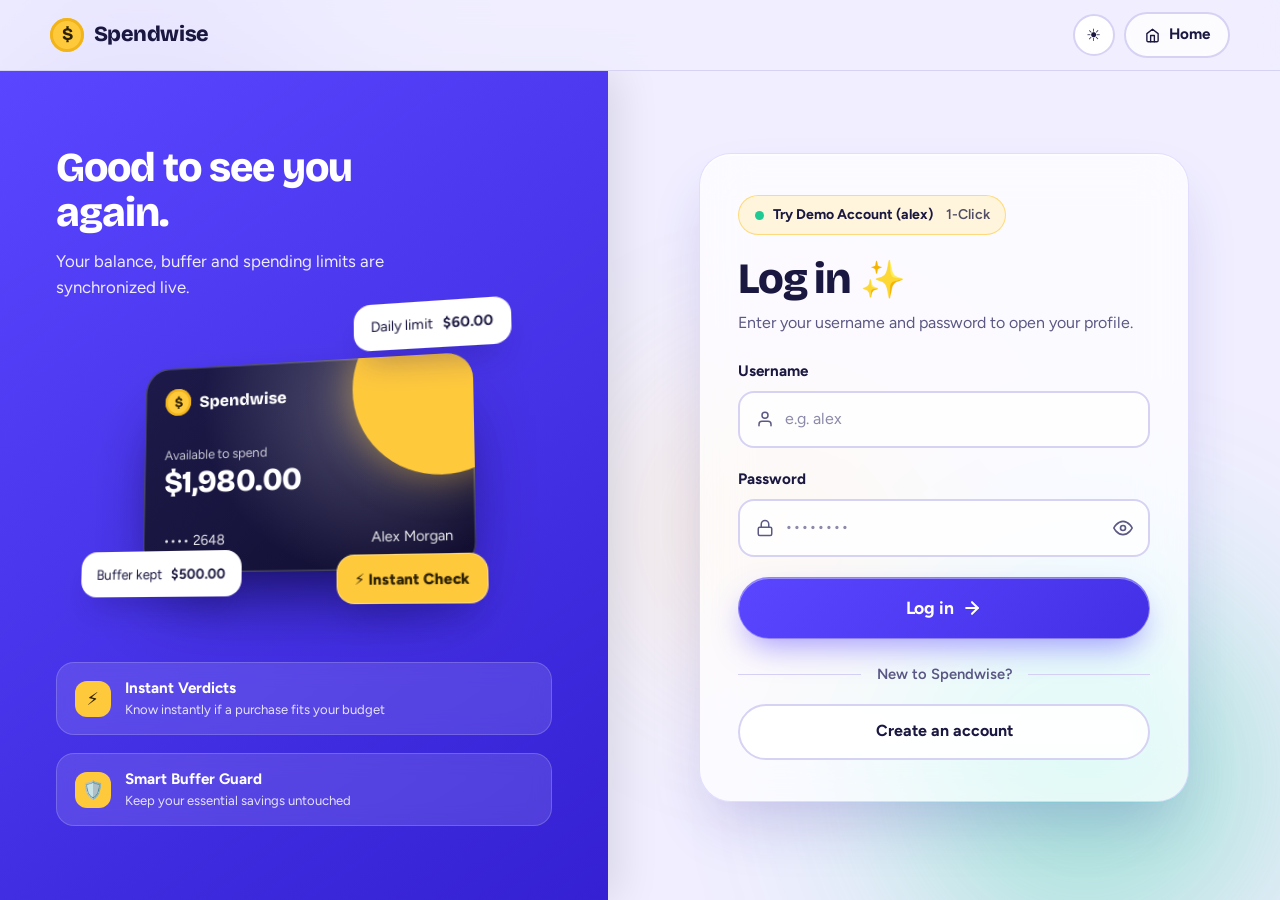
<file: login.html>
<!DOCTYPE html>
<html lang="en">
<head>
<meta charset="utf-8">
<meta name="viewport" content="width=device-width, initial-scale=1">
<title>Log in – Spendwise</title>
<link rel="preconnect" href="https://fonts.googleapis.com">
<link rel="preconnect" href="https://fonts.gstatic.com" crossorigin>
<link href="https://fonts.googleapis.com/css2?family=Bricolage+Grotesque:opsz,wght@12..96,500..800&family=Figtree:wght@400;500;600;700&display=swap" rel="stylesheet">
<script>
  /* Apply saved / system theme before first paint */
  (function () {
    var t = null;
    try { t = localStorage.getItem('sw-theme'); } catch (e) {}
    if (!t) t = window.matchMedia('(prefers-color-scheme: dark)').matches ? 'dark' : 'light';
    document.documentElement.setAttribute('data-theme', t);
  })();
</script>
<link rel="stylesheet" href="site.css">
<script src="api.js"></script>
<script src="common.js"></script>
</head>
<body>

<div class="aurora-wrap">
  <!-- Glowing Animated Background Blobs -->
  <div class="aurora-blob blob-1"></div>
  <div class="aurora-blob blob-2"></div>
  <div class="aurora-blob blob-3"></div>

  <header class="top">
    <div class="wrap bar">
      <a class="brand" href="index.html"><span class="mark">$</span>Spendwise</a>
      <div class="actions push">
        <button class="icon-btn" data-theme-toggle aria-label="Switch theme" title="Toggle Light/Dark Theme">
          <span class="sunny">☀</span><span class="moon">☾</span>
        </button>
        <a class="btn btn-line-glass btn-sm" href="index.html">
          <svg width="15" height="15" viewBox="0 0 24 24" fill="none" stroke="currentColor" stroke-width="2.2" stroke-linecap="round" stroke-linejoin="round"><path d="M3 9l9-7 9 7v11a2 2 0 0 1-2 2H5a2 2 0 0 1-2-2z"></path><polyline points="9 22 9 12 15 12 15 22"></polyline></svg>
          Home
        </a>
      </div>
    </div>
  </header>

  <main class="auth">
    <!-- Left 3D Perspective Visual Column -->
    <aside class="auth-art" aria-hidden="true">
      <div>
        <h2>Good to see you again.</h2>
        <p>Your balance, buffer and spending limits are synchronized live.</p>
      </div>

      <div class="card-scene" data-art></div>

      <div class="art-features">
        <div class="art-feature-item">
          <div class="feat-icon">⚡</div>
          <div>
            <strong>Instant Verdicts</strong>
            <span>Know instantly if a purchase fits your budget</span>
          </div>
        </div>
        <div class="art-feature-item">
          <div class="feat-icon">🛡️</div>
          <div>
            <strong>Smart Buffer Guard</strong>
            <span>Keep your essential savings untouched</span>
          </div>
        </div>
      </div>
    </aside>

    <!-- Right Glassmorphism Auth Form Container -->
    <section class="auth-form">
      <div class="form-card-glass">
        <!-- Experimental 1-Click Quick Demo Pill Button -->
        <button type="button" class="demo-pill" id="demoBtn" title="Auto-fill demo user credentials">
          <span class="pulse-orb"></span>
          <span>Try Demo Account (alex)</span>
          <span style="opacity:0.75;font-weight:600;margin-left:.2rem">1-Click</span>
        </button>

        <h1>Log in <span style="font-size:0.85em;display:inline-block;animation:wave 2.2s infinite">✨</span></h1>
        <p class="sub">Enter your username and password to open your profile.</p>

        <div class="banner" id="banner" role="alert" hidden></div>

        <form id="loginForm" class="stack" novalidate>
          <div class="field">
            <label for="username">Username</label>
            <div class="input-wrap">
              <span class="input-icon">
                <svg width="18" height="18" viewBox="0 0 24 24" fill="none" stroke="currentColor" stroke-width="2" stroke-linecap="round" stroke-linejoin="round"><path d="M20 21v-2a4 4 0 0 0-4-4H8a4 4 0 0 0-4 4v2"></path><circle cx="12" cy="7" r="4"></circle></svg>
              </span>
              <input class="input" id="username" name="username" type="text" autocomplete="username" autocapitalize="none" spellcheck="false" placeholder="e.g. alex">
            </div>
            <span class="msg"></span>
          </div>

          <div class="field">
            <label for="password">Password</label>
            <div class="pw input-wrap">
              <span class="input-icon">
                <svg width="18" height="18" viewBox="0 0 24 24" fill="none" stroke="currentColor" stroke-width="2" stroke-linecap="round" stroke-linejoin="round"><rect x="3" y="11" width="18" height="11" rx="2" ry="2"></rect><path d="M7 11V7a5 5 0 0 1 10 0v4"></path></svg>
              </span>
              <input class="input" id="password" name="password" type="password" autocomplete="current-password" placeholder="••••••••">
              <button type="button" class="pw-toggle-btn" data-pw-toggle aria-pressed="false" aria-label="Toggle password visibility" title="Show or hide password">
                <svg viewBox="0 0 24 24" fill="none" stroke="currentColor" stroke-width="2" stroke-linecap="round" stroke-linejoin="round"><path d="M1 12s4-8 11-8 11 8 11 8-4 8-11 8-11-8-11-8z"></path><circle cx="12" cy="12" r="3"></circle></svg>
              </button>
            </div>
            <span class="msg"></span>
          </div>

          <button class="btn btn-glass-primary btn-lg block" id="submit" type="submit">
            <span>Log in</span>
            <svg class="btn-icon-arrow" viewBox="0 0 24 24" fill="none" stroke="currentColor" stroke-width="2.5" stroke-linecap="round" stroke-linejoin="round"><line x1="5" y1="12" x2="19" y2="12"></line><polyline points="12 5 19 12 12 19"></polyline></svg>
          </button>
        </form>

        <div class="or">New to Spendwise?</div>
        <a class="btn btn-line-glass block" href="signup.html">Create an account</a>
      </div>
    </section>
  </main>
</div>

<script>
(function () {
  var form = document.getElementById('loginForm');
  var banner = document.getElementById('banner');
  var btn = document.getElementById('submit');
  var demoBtn = document.getElementById('demoBtn');

  function setError(id, text) {
    var field = document.getElementById(id).closest('.field');
    field.classList.toggle('err', !!text);
    field.querySelector('.msg').textContent = text || '';
    return !text;
  }

  ['username', 'password'].forEach(function (id) {
    var input = document.getElementById(id);
    input.addEventListener('input', function () { setError(id, ''); banner.hidden = true; });
    
    /* Dynamic reaction on 3D Card when user interacts with form fields */
    input.addEventListener('focus', function () {
      var card3d = document.querySelector('.card-3d');
      if (card3d) {
        card3d.style.setProperty('--ry', id === 'password' ? '-24deg' : '-8deg');
        card3d.style.setProperty('--rx', id === 'password' ? '14deg' : '4deg');
      }
    });
  });

  /* 1-Click Quick Demo Login */
  demoBtn.addEventListener('click', function () {
    form.username.value = 'alex';
    form.password.value = 'demo123';
    setError('username', '');
    setError('password', '');
    banner.hidden = true;
    form.dispatchEvent(new Event('submit', { cancelable: true }));
  });

  /* Custom password visibility SVG toggle */
  var pwToggle = document.querySelector('[data-pw-toggle]');
  if (pwToggle) {
    pwToggle.addEventListener('click', function () {
      var input = document.getElementById('password');
      var isVisible = input.type === 'text';
      pwToggle.innerHTML = isVisible
        ? '<svg viewBox="0 0 24 24" fill="none" stroke="currentColor" stroke-width="2" stroke-linecap="round" stroke-linejoin="round"><path d="M1 12s4-8 11-8 11 8 11 8-4 8-11 8-11-8-11-8z"></path><circle cx="12" cy="12" r="3"></circle></svg>'
        : '<svg viewBox="0 0 24 24" fill="none" stroke="currentColor" stroke-width="2" stroke-linecap="round" stroke-linejoin="round"><path d="M17.94 17.94A10.07 10.07 0 0 1 12 20c-7 0-11-8-11-8a18.45 18.45 0 0 1 5.06-5.94M9.9 4.24A9.12 9.12 0 0 1 12 4c7 0 11 8 11 8a18.5 18.5 0 0 1-2.16 3.19m-6.72-1.07a3 3 0 1 1-4.24-4.24"></path><line x1="1" y1="1" x2="23" y2="23"></line></svg>';
    });
  }

  form.addEventListener('submit', function (e) {
    e.preventDefault();
    banner.hidden = true;
    var u = form.username.value.trim(), p = form.password.value;
    var okU = setError('username', u ? '' : 'Enter your username.');
    var okP = setError('password', p ? '' : 'Enter your password.');
    if (!okU) { form.username.focus(); return; }
    if (!okP) { form.password.focus(); return; }

    btn.disabled = true;
    btn.innerHTML = '<span class="spin"></span> <span>Logging in…</span>';
    SWApi.login(u, p).then(function () {
      window.location.href = 'profile.html';
    }).catch(function (err) {
      banner.innerHTML = '<svg width="18" height="18" viewBox="0 0 24 24" fill="none" stroke="currentColor" stroke-width="2" stroke-linecap="round" stroke-linejoin="round"><circle cx="12" cy="12" r="10"></circle><line x1="12" y1="8" x2="12" y2="12"></line><line x1="12" y1="16" x2="12.01" y2="16"></line></svg> ' + SW.esc(err.message);
      banner.hidden = false;
      btn.disabled = false;
      btn.innerHTML = '<span>Log in</span> <svg class="btn-icon-arrow" viewBox="0 0 24 24" fill="none" stroke="currentColor" stroke-width="2.5" stroke-linecap="round" stroke-linejoin="round"><line x1="5" y1="12" x2="19" y2="12"></line><polyline points="12 5 19 12 12 19"></polyline></svg>';
    });
  });
})();
</script>
</body>
</html>
</file>
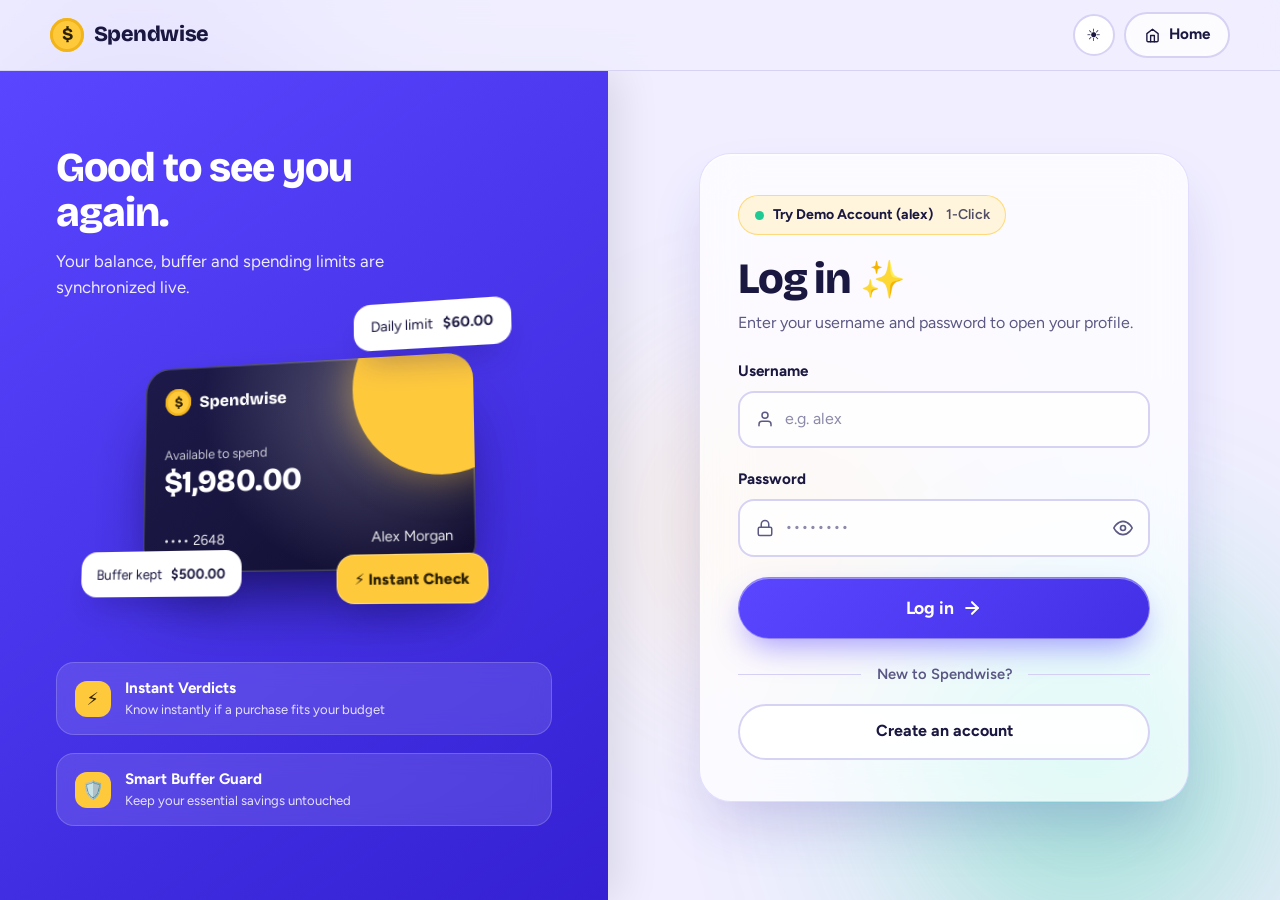
<file: profile.html>
<!DOCTYPE html>
<html lang="en">
<head>
<meta charset="utf-8">
<meta name="viewport" content="width=device-width, initial-scale=1">
<title>Your profile – Spendwise</title>
<link rel="preconnect" href="https://fonts.googleapis.com">
<link rel="preconnect" href="https://fonts.gstatic.com" crossorigin>
<link href="https://fonts.googleapis.com/css2?family=Bricolage+Grotesque:opsz,wght@12..96,500..800&family=Figtree:wght@400;500;600;700&display=swap" rel="stylesheet">
<link rel="stylesheet" href="site.css">
<script src="assets/api.js"></script>
<script src="assets/common.js"></script>
<style>
  .items-card {
    background: var(--surface);
    border: 1px solid var(--border);
    border-radius: var(--radius-lg);
    padding: 1.5rem;
    margin-top: 2rem;
    box-shadow: var(--shadow-sm);
  }
  .items-head {
    display: flex;
    justify-content: space-between;
    align-items: center;
    margin-bottom: 1rem;
  }
  .items-head h2 { margin: 0; font-size: 1.25rem; font-family: var(--font-display); }
  .items-table {
    width: 100%;
    border-collapse: collapse;
    margin-top: 0.5rem;
    font-size: 0.95rem;
  }
  .items-table th, .items-table td {
    padding: 0.75rem;
    text-align: left;
    border-bottom: 1px solid var(--border);
  }
  .items-table th { color: var(--text-muted); font-weight: 600; font-size: 0.85rem; text-transform: uppercase; }
  .badge-buffer {
    display: inline-block;
    background: rgba(255, 201, 60, 0.2);
    color: #b7791f;
    padding: 2px 8px;
    border-radius: 99px;
    font-size: 0.75rem;
    font-weight: 700;
  }
  .btn-email, .btn-edit, .btn-delete {
    display: inline-flex;
    align-items: center;
    gap: 0.4rem;
    padding: 0.5rem 1rem;
    border-radius: 99px;
    font-weight: 600;
    font-size: 0.88rem;
    border: none;
    cursor: pointer;
    transition: transform 0.15s ease, opacity 0.15s ease;
  }
  .btn-email { background: var(--violet); color: #fff; }
  .btn-edit { background: var(--bg2); color: var(--ink); border: 1px solid var(--line); }
  .btn-delete { background: rgba(255, 100, 116, 0.15); color: #e53e3e; border: 1px solid rgba(255, 100, 116, 0.3); }
  .btn-email:hover, .btn-edit:hover, .btn-delete:hover { opacity: 0.9; transform: translateY(-1px); }

  .profile-actions-bar {
    display: flex;
    align-items: center;
    gap: 0.6rem;
    margin-left: auto;
    flex-wrap: wrap;
  }

  .modal-overlay {
    position: fixed;
    inset: 0;
    background: rgba(0,0,0,0.65);
    backdrop-filter: blur(4px);
    display: grid;
    place-items: center;
    z-index: 999;
    padding: 1rem;
  }
  .modal-card {
    background: var(--surface);
    color: var(--ink);
    border-radius: 16px;
    padding: 1.8rem;
    width: min(520px, 100%);
    box-shadow: 0 20px 40px rgba(0,0,0,0.3);
    border: 1px solid var(--border, rgba(255,255,255,0.1));
  }
  .modal-card h2 { margin-bottom: 0.4rem; font-size: 1.4rem; font-family: var(--font-display); }
  .modal-card .form-grid { display: grid; grid-template-columns: 1fr 1fr; gap: 0.8rem; margin-top: 1rem; }
  .modal-card .form-field { display: flex; flex-direction: column; gap: 0.3rem; }
  .modal-card label { font-size: 0.85rem; font-weight: 600; color: var(--muted); }
  .modal-card input, .modal-card select {
    padding: 0.6rem 0.8rem;
    border-radius: 8px;
    border: 1px solid var(--line);
    background: var(--bg);
    color: var(--ink);
    font: inherit;
  }
  .modal-actions { display: flex; gap: 0.8rem; justify-content: flex-end; margin-top: 1.5rem; }
</style>
</head>
<body>

<header class="top">
  <div class="wrap bar">
    <a class="brand" href="index.html"><span class="mark">$</span>Spendwise</a>
    <div class="actions push">
      <button class="icon-btn" data-theme-toggle aria-label="Switch between light and dark theme"><span class="sunny">☀</span><span class="moon">☾</span></button>
      <a class="btn btn-line btn-sm" href="index.html" data-logout>Log out</a>
    </div>
  </div>
</header>

<main class="page">
  <div class="wrap" id="content" hidden>
    <div class="who">
      <div class="avatar-lg" id="avatar"></div>
      <div>
        <h1 id="hello"></h1>
        <p id="sub"></p>
      </div>
      <div class="profile-actions-bar">
        <button type="button" class="btn-edit" id="editProfileBtn">
          <span>✏️ Edit Profile</span>
        </button>
        <button type="button" class="btn-delete" id="deleteProfileBtn">
          <span>🗑️ Delete Profile</span>
        </button>
        <button type="button" class="btn-email" id="emailReportBtn">
          <span>📧 Send Email Report</span>
        </button>
      </div>
    </div>

    <div class="pf-grid">
      <div class="wallet">
        <div class="card-scene" id="wallet">
          <div class="card-3d">
            <div class="card-layer" style="--z:0px;left:0;top:0">
              <div class="bank">
                <div class="bank-top"><span class="mark">$</span>Spendwise</div>
                <div class="bank-bal"><small>Main balance</small><strong id="cardBal">–</strong></div>
                <div class="bank-foot"><span id="cardUser"></span><span id="cardName"></span></div>
              </div>
            </div>
            <div class="card-layer" style="--z:80px;right:-44px;top:-30px"><div class="float"><div class="chip"><span id="chipLimitLabel">Limit left</span> <b id="chipLimit"></b></div></div></div>
            <div class="card-layer" style="--z:56px;left:-40px;bottom:-26px"><div class="float" style="--d:-2s"><div class="chip">Buffer <b id="chipBuffer"></b></div></div></div>
          </div>
        </div>
      </div>

      <div>
        <section class="details" aria-labelledby="dt">
          <h2 id="dt">Your details</h2>
          <dl>
            <div class="dr"><dt>Username</dt><dd id="d-username"></dd></div>
            <div class="dr"><dt>Full name</dt><dd id="d-name"></dd></div>
            <div class="dr"><dt>Email</dt><dd id="d-email"></dd></div>
            <div class="dr"><dt>Balance</dt><dd id="d-balance"></dd></div>
            <div class="dr"><dt>Buffer Total</dt><dd id="d-buffer"></dd></div>
            <div class="dr"><dt>Buffer Used</dt><dd id="d-buffer-used" style="color:var(--coral)"></dd></div>
            <div class="dr"><dt>Limit Period</dt><dd id="d-period"></dd></div>
            <div class="dr"><dt>Limit Base</dt><dd id="d-limit"></dd></div>
            <div class="dr hl" style="background:rgba(31,203,147,0.12);border-radius:8px;padding:6px 10px;margin:4px 0"><dt style="color:var(--mint);font-weight:700">Limit Remaining</dt><dd id="d-limit-remaining" style="color:var(--mint);font-weight:800;font-size:1.1rem"></dd></div>
            <div class="dr"><dt>Rollover Added</dt><dd id="d-rollover" style="color:var(--mint)"></dd></div>
            <div class="dr hl"><dt>Available to spend</dt><dd id="d-avail"></dd></div>
          </dl>
        </section>

        <div class="buy-cta">
          <div>
            <h2>Thinking about buying something?</h2>
            <p>Check it against your limit and balance before you spend.</p>
          </div>
          <a class="btn btn-sun btn-lg" href="buy.html">Want to buy?</a>
        </div>
      </div>
    </div>

    <!-- Items Section: User's purchases stored in DB -->
    <div class="items-card">
      <div class="items-head">
        <h2>Your Items & Purchases (Database History)</h2>
        <span id="itemsCount" style="color:var(--text-muted);font-size:0.9rem">0 items</span>
      </div>
      <div id="itemsContainer">
        <p style="color:var(--text-muted)">Loading your items history…</p>
      </div>
    </div>
  </div>
</main>

<!-- Edit Profile Modal Overlay -->
<div class="modal-overlay" id="editModal" hidden>
  <div class="modal-card">
    <h2>Edit Profile Details</h2>
    <p style="color:var(--muted);font-size:0.85rem">Update your parameters. Rules: Buffer and Limit Base must not exceed your Main Balance.</p>
    <form id="editProfileForm">
      <div class="form-grid">
        <div class="form-field" style="grid-column: span 2">
          <label for="edit_full_name">Full Name</label>
          <input type="text" id="edit_full_name" required>
        </div>
        <div class="form-field" style="grid-column: span 2">
          <label for="edit_email">Email Address</label>
          <input type="email" id="edit_email" required>
        </div>
        <div class="form-field">
          <label for="edit_balance">Main Balance ($)</label>
          <input type="number" id="edit_balance" step="0.01" min="0" required>
        </div>
        <div class="form-field">
          <label for="edit_buffer">Buffer Total ($)</label>
          <input type="number" id="edit_buffer" step="0.01" min="0" required>
        </div>
        <div class="form-field">
          <label for="edit_limit_period">Limit Period</label>
          <select id="edit_limit_period" required>
            <option value="daily">Daily</option>
            <option value="weekly">Weekly</option>
            <option value="monthly">Monthly</option>
          </select>
        </div>
        <div class="form-field">
          <label for="edit_limit_balance">Limit Base ($)</label>
          <input type="number" id="edit_limit_balance" step="0.01" min="0.01" required>
        </div>
      </div>
      <div id="editError" style="color:var(--coral);font-size:0.85rem;margin-top:0.8rem;font-weight:600" hidden></div>
      <div class="modal-actions">
        <button type="button" class="btn btn-line" id="closeEditModal">Cancel</button>
        <button type="submit" class="btn btn-violet" id="saveProfileBtn">Save Changes</button>
      </div>
    </form>
  </div>
</div>

<!-- Delete Account Modal Overlay -->
<div class="modal-overlay" id="deleteModal" hidden>
  <div class="modal-card" style="border-color:rgba(255, 100, 116, 0.4)">
    <h2 style="color:var(--coral)">Delete Account Permanently?</h2>
    <p style="color:var(--muted);font-size:0.88rem;margin-top:0.4rem;line-height:1.5">
      Are you sure you want to delete your profile <strong style="color:var(--ink)">@<span id="delUsername"></span></strong>?
      This will permanently remove your user document, hashed balance, and all spending item history from <strong>MongoDB Atlas</strong>.
    </p>
    <p style="color:var(--coral);font-weight:700;font-size:0.85rem;margin-top:0.8rem">⚠️ This action cannot be undone.</p>
    <div id="deleteError" style="color:var(--coral);font-size:0.85rem;margin-top:0.8rem;font-weight:600" hidden></div>
    <div class="modal-actions">
      <button type="button" class="btn btn-line" id="closeDeleteModal">Cancel</button>
      <button type="button" class="btn btn-coral" id="confirmDeleteBtn" style="background:var(--coral);color:#fff;border:none">Yes, Delete My Account</button>
    </div>
  </div>
</div>

<script>
SW.requireLogin().then(function (u) {
  var $ = function (id) { return document.getElementById(id); };
  var period = SW.cap(u.limit_period);
  var available = Math.round((u.balance - u.buffer) * 100) / 100;

  $('avatar').textContent = SW.initials(u.full_name);
  $('hello').textContent = 'Hi, ' + u.full_name.split(' ')[0];
  $('sub').textContent = '@' + u.username + ' · ' + u.email;

  $('cardUser').textContent = '@' + u.username;
  $('cardName').textContent = u.full_name;
  $('chipLimitLabel').textContent = period + ' limit left';
  $('chipLimit').textContent = SW.money(u.limit_remaining);
  $('chipBuffer').textContent = SW.money(u.buffer);

  $('d-username').textContent = u.username;
  $('d-name').textContent = u.full_name;
  $('d-email').textContent = u.email;
  $('d-balance').textContent = SW.money(u.balance);
  $('d-buffer').textContent = SW.money(u.buffer);
  $('d-buffer-used').textContent = SW.money(u.buffer_used || 0);
  $('d-period').textContent = period;
  $('d-limit').textContent = SW.money(u.limit_balance) + ' / ' + u.limit_period;
  $('d-limit-remaining').textContent = SW.money(u.limit_remaining != null ? u.limit_remaining : u.limit_balance);
  $('d-rollover').textContent = '+' + SW.money(u.leftover_rollover || 0);
  $('d-avail').textContent = SW.money(u.available != null ? u.available : available);

  $('content').hidden = false;
  SW.countUp($('cardBal'), u.balance, 1000);
  SW.tilt($('wallet'), $('wallet').firstElementChild, { baseY: -14, baseX: 8, rangeY: 26, rangeX: 16 });

  /* Render items section from database */
  SWApi.getItems().then(function (items) {
    $('itemsCount').textContent = items.length + ' item' + (items.length === 1 ? '' : 's');
    if (!items || items.length === 0) {
      $('itemsContainer').innerHTML = '<p style="color:var(--text-muted);font-style:italic">No items added yet. Click "Want to buy?" to check and add items!</p>';
      return;
    }
    var html = '<table class="items-table"><thead><tr><th>Item</th><th>Date</th><th style="text-align:right">Price</th></tr></thead><tbody>';
    items.forEach(function (it) {
      var dateStr = it.created_at ? new Date(it.created_at).toLocaleDateString() : 'Recent';
      var badge = it.used_emergency_buffer ? ' <span class="badge-buffer">Buffer Used</span>' : '';
      html += '<tr><td><strong>' + SW.esc(it.item) + '</strong>' + badge + '</td><td>' + dateStr + '</td><td style="text-align:right;font-weight:700">' + SW.money(it.price) + '</td></tr>';
    });
    html += '</tbody>mtable>';
    $('itemsContainer').innerHTML = html;
  });

  /* Edit Profile Modal Handling */
  $('editProfileBtn').addEventListener('click', function () {
    $('edit_full_name').value = u.full_name;
    $('edit_email').value = u.email;
    $('edit_balance').value = u.balance;
    $('edit_buffer').value = u.buffer;
    $('edit_limit_period').value = u.limit_period;
    $('edit_limit_balance').value = u.limit_balance;
    $('editError').hidden = true;
    $('editModal').hidden = false;
  });

  $('closeEditModal').addEventListener('click', function () {
    $('editModal').hidden = true;
  });

  $('editProfileForm').addEventListener('submit', function (e) {
    e.preventDefault();
    $('editError').hidden = true;

    var bal = parseFloat($('edit_balance').value);
    var buf = parseFloat($('edit_buffer').value);
    var lim = parseFloat($('edit_limit_balance').value);

    // Natural Restrictions Validation
    if (buf > bal) {
      $('editError').textContent = 'Error: Buffer ($' + buf + ') cannot exceed main balance ($' + bal + ').';
      $('editError').hidden = false;
      return;
    }
    if (lim > bal) {
      $('editError').textContent = 'Error: Limit balance ($' + lim + ') cannot exceed main balance ($' + bal + ').';
      $('editError').hidden = false;
      return;
    }

    var payload = {
      full_name: $('edit_full_name').value.trim(),
      email: $('edit_email').value.trim(),
      balance: bal,
      buffer: buf,
      limit_period: $('edit_limit_period').value,
      limit_balance: lim
    };

    var btn = $('saveProfileBtn');
    btn.disabled = true;
    btn.textContent = 'Saving…';

    SWApi.updateProfile(payload).then(function () {
      SW.toast('Profile updated successfully!');
      $('editModal').hidden = true;
      btn.disabled = false;
      btn.textContent = 'Save Changes';
      window.location.reload();
    }).catch(function (err) {
      $('editError').textContent = 'Error: ' + err.message;
      $('editError').hidden = false;
      btn.disabled = false;
      btn.textContent = 'Save Changes';
    });
  });

  /* Delete Profile Modal Handling */
  $('deleteProfileBtn').addEventListener('click', function () {
    $('delUsername').textContent = u.username;
    $('deleteError').hidden = true;
    $('deleteModal').hidden = false;
  });

  $('closeDeleteModal').addEventListener('click', function () {
    $('deleteModal').hidden = true;
  });

  $('confirmDeleteBtn').addEventListener('click', function () {
    var btn = $('confirmDeleteBtn');
    btn.disabled = true;
    btn.textContent = 'Deleting from database…';

    SWApi.deleteProfile().then(function () {
      SW.toast('Account and all data deleted permanently.');
      setTimeout(function () { window.location.href = 'index.html'; }, 600);
    }).catch(function (err) {
      $('deleteError').textContent = 'Error: ' + err.message;
      $('deleteError').hidden = false;
      btn.disabled = false;
      btn.textContent = 'Yes, Delete My Account';
    });
  });

  /* Trigger Email Report Button */
  $('emailReportBtn').addEventListener('click', function () {
    var btn = $('emailReportBtn');
    btn.disabled = true;
    btn.innerHTML = '<span>⏳ Sending Email Report…</span>';
    SWApi.sendReport().then(function (res) {
      SW.toast(res.message || 'Report sent to ' + u.email + '!');
      btn.disabled = false;
      btn.innerHTML = '<span>📧 Send Email Report</span>';
    }).catch(function (err) {
      SW.toast('Report error: ' + err.message);
      btn.disabled = false;
      btn.innerHTML = '<span>📧 Send Email Report</span>';
    });
  });
});
</script>
</body>
</html>
</file>
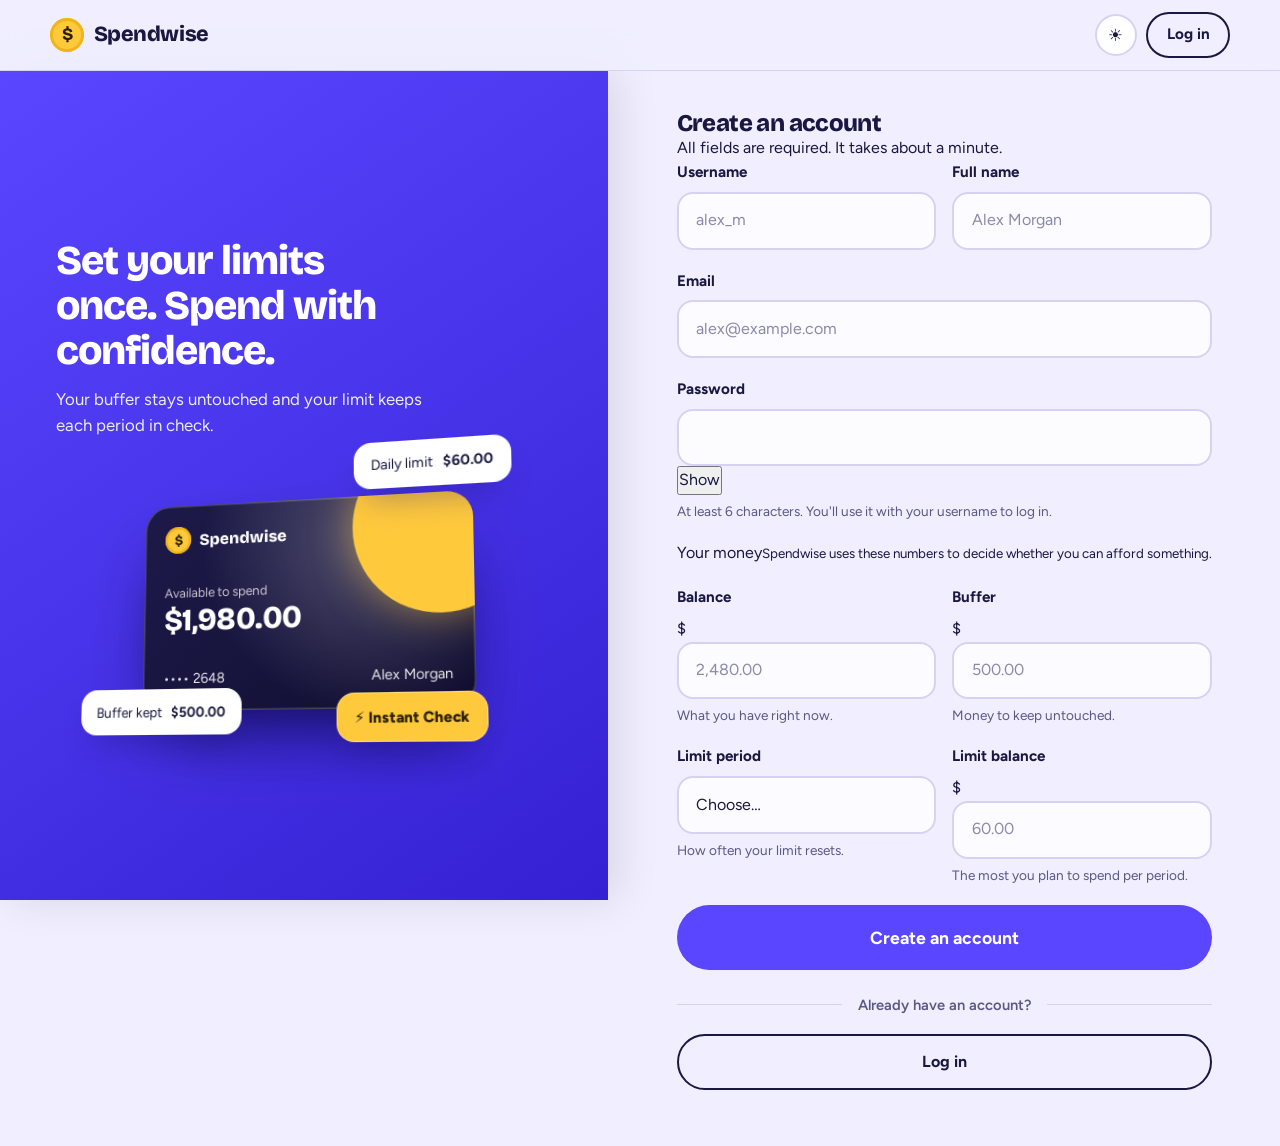
<file: signup.html>
<!DOCTYPE html>
<html lang="en">
<head>
<meta charset="utf-8">
<meta name="viewport" content="width=device-width, initial-scale=1">
<title>Create an account – Spendwise</title>
<link rel="preconnect" href="https://fonts.googleapis.com">
<link rel="preconnect" href="https://fonts.gstatic.com" crossorigin>
<link href="https://fonts.googleapis.com/css2?family=Bricolage+Grotesque:opsz,wght@12..96,500..800&family=Figtree:wght@400;500;600;700&display=swap" rel="stylesheet">
<link rel="stylesheet" href="assets/site.css">
<script src="assets/api.js"></script>
<script src="assets/common.js"></script>
</head>
<body>

<header class="top">
  <div class="wrap bar">
    <a class="brand" href="index.html"><span class="mark">$</span>Spendwise</a>
    <div class="actions push">
      <button class="icon-btn" data-theme-toggle aria-label="Switch between light and dark theme"><span class="sunny">☀</span><span class="moon">☾</span></button>
      <a class="btn btn-line btn-sm" href="login.html">Log in</a>
    </div>
  </div>
</header>

<main class="auth">
  <aside class="auth-art" aria-hidden="true">
    <div>
      <h2>Set your limits once. Spend with confidence.</h2>
      <p>Your buffer stays untouched and your limit keeps each period in check.</p>
    </div>
    <div class="card-scene" data-art></div>
  </aside>

  <section class="auth-form">
    <div class="form-card">
      <h1>Create an account</h1>
      <p class="sub">All fields are required. It takes about a minute.</p>

      <div class="banner" id="banner" role="alert" hidden></div>

      <form id="signupForm" class="stack" novalidate>
        <div class="two">
          <div class="field">
            <label for="username">Username</label>
            <input class="input" id="username" name="username" type="text" autocomplete="username" autocapitalize="none" spellcheck="false" placeholder="alex_m">
            <span class="msg"></span>
          </div>
          <div class="field">
            <label for="full_name">Full name</label>
            <input class="input" id="full_name" name="full_name" type="text" autocomplete="name" placeholder="Alex Morgan">
            <span class="msg"></span>
          </div>
        </div>

        <div class="field">
          <label for="email">Email</label>
          <input class="input" id="email" name="email" type="email" autocomplete="email" placeholder="alex@example.com">
          <span class="msg"></span>
        </div>

        <div class="field">
          <label for="password">Password</label>
          <div class="pw">
            <input class="input" id="password" name="password" type="password" autocomplete="new-password">
            <button type="button" data-pw-toggle aria-pressed="false">Show</button>
          </div>
          <span class="hint">At least 6 characters. You'll use it with your username to log in.</span>
          <span class="msg"></span>
        </div>

        <div class="legend">Your money<small>Spendwise uses these numbers to decide whether you can afford something.</small></div>

        <div class="two">
          <div class="field">
            <label for="balance">Balance</label>
            <div class="money"><span data-cur>$</span><input class="input" id="balance" name="balance" type="number" inputmode="decimal" min="0" step="0.01" placeholder="2,480.00"></div>
            <span class="hint">What you have right now.</span>
            <span class="msg"></span>
          </div>
          <div class="field">
            <label for="buffer">Buffer</label>
            <div class="money"><span data-cur>$</span><input class="input" id="buffer" name="buffer" type="number" inputmode="decimal" min="0" step="0.01" placeholder="500.00"></div>
            <span class="hint">Money to keep untouched.</span>
            <span class="msg"></span>
          </div>
        </div>

        <div class="two">
          <div class="field">
            <label for="limit_period">Limit period</label>
            <select class="input" id="limit_period" name="limit_period">
              <option value="" selected disabled>Choose…</option>
              <option value="daily">Daily</option>
              <option value="weekly">Weekly</option>
              <option value="monthly">Monthly</option>
            </select>
            <span class="hint">How often your limit resets.</span>
            <span class="msg"></span>
          </div>
          <div class="field">
            <label for="limit_balance" id="limitLabel">Limit balance</label>
            <div class="money"><span data-cur>$</span><input class="input" id="limit_balance" name="limit_balance" type="number" inputmode="decimal" min="0" step="0.01" placeholder="60.00"></div>
            <span class="hint" id="limitHint">The most you plan to spend per period.</span>
            <span class="msg"></span>
          </div>
        </div>

        <button class="btn btn-violet btn-lg block" id="submit" type="submit">Create an account</button>
      </form>

      <div class="or">Already have an account?</div>
      <a class="btn btn-line block" href="login.html">Log in</a>
    </div>
  </section>
</main>

<script>
(function () {
  var form = document.getElementById('signupForm');
  var banner = document.getElementById('banner');
  var btn = document.getElementById('submit');
  var EMPTY = 'This field is required.';

  /* One rule per field. Return an error message, or '' when valid. */
  var rules = {
    username: function (v) {
      if (!v) return EMPTY;
      return /^[A-Za-z0-9_.]{3,20}$/.test(v) ? '' : 'Use 3–20 letters, numbers, dots or underscores.';
    },
    full_name: function (v) { return !v ? EMPTY : v.length < 2 ? 'Enter your full name.' : ''; },
    email: function (v) {
      if (!v) return EMPTY;
      return /^[^\s@]+@[^\s@]+\.[^\s@]+$/.test(v) ? '' : 'Enter a valid email address.';
    },
    password: function (v) { return !v ? EMPTY : v.length < 6 ? 'Use at least 6 characters.' : ''; },
    balance: function (v) {
      if (v === '') return EMPTY;
      return Number(v) >= 0 ? '' : 'Balance can\'t be negative.';
    },
    buffer: function (v) {
      if (v === '') return EMPTY;
      if (!(Number(v) >= 0)) return 'Buffer can\'t be negative.';
      var bal = form.balance.value;
      return bal !== '' && Number(v) > Number(bal) ? 'Buffer can\'t be more than your balance.' : '';
    },
    limit_period: function (v) { return v ? '' : 'Choose how often your limit resets.'; },
    limit_balance: function (v) {
      if (v === '') return EMPTY;
      return Number(v) > 0 ? '' : 'Enter a limit above 0.';
    }
  };

  function value(name) {
    var el = form.elements[name];
    return name === 'password' || name === 'limit_period' ? el.value : el.value.trim();
  }
  function show(name, text) {
    var field = form.elements[name].closest('.field');
    field.classList.toggle('err', !!text);
    field.querySelector('.msg').textContent = text || '';
    return !text;
  }
  function check(name) { return show(name, rules[name](value(name))); }

  Object.keys(rules).forEach(function (name) {
    var el = form.elements[name];
    el.addEventListener('blur', function () { if (value(name) !== '') check(name); });
    el.addEventListener('input', function () {
      banner.hidden = true;
      if (el.closest('.field').classList.contains('err')) check(name);
      if (name === 'balance' && value('buffer') !== '') check('buffer');
    });
  });

  /* Limit label follows the chosen period */
  var period = form.limit_period;
  period.addEventListener('change', function () {
    var p = period.value, label = p.charAt(0).toUpperCase() + p.slice(1);
    document.getElementById('limitLabel').textContent = label + ' limit balance';
    document.getElementById('limitHint').textContent = 'The most you plan to spend each ' + { daily: 'day', weekly: 'week', monthly: 'month' }[p] + '.';
    if (form.limit_period.closest('.field').classList.contains('err')) check('limit_period');
  });

  form.addEventListener('submit', function (e) {
    e.preventDefault();
    banner.hidden = true;
    var firstBad = null;
    Object.keys(rules).forEach(function (name) {
      if (!check(name) && !firstBad) firstBad = name;
    });
    if (firstBad) { form.elements[firstBad].focus(); return; }

    var data = {
      username: value('username'), full_name: value('full_name'), email: value('email'), password: value('password'),
      balance: parseFloat(value('balance')), buffer: parseFloat(value('buffer')),
      limit_period: value('limit_period'), limit_balance: parseFloat(value('limit_balance'))
    };

    btn.disabled = true;
    btn.innerHTML = '<span class="spin"></span> Creating your account…';
    SWApi.register(data).then(function () {
      SW.toast('Account created. Welcome!');
      setTimeout(function () { window.location.href = 'profile.html'; }, 700);
    }).catch(function (err) {
      if (err.field && form.elements[err.field]) { show(err.field, err.message); form.elements[err.field].focus(); }
      else { banner.textContent = err.message; banner.hidden = false; }
      btn.disabled = false;
      btn.textContent = 'Create an account';
    });
  });
})();
</script>
</body>
</html>
</file>
<file: site.css>
/* =====================================================================
   Spendwise – shared styles (login, signup, profile, buy pages)
   ===================================================================== */
:root{
  --bg:#F0EEFF; --bg2:#E4E0FF; --surface:#FFFFFF; --ink:#1A1740; --muted:#5B5884; --line:#D6D2F4;
  --violet:#5A46FF; --accent:#4B37F0; --mint:#1FCB93; --sun:#FFC93C; --coral:#FF6474; --danger:#C9303F; --ok:#0E9A6C;
  --shadow:0 34px 60px -24px rgba(50,34,170,.45);
  --glass-surface:rgba(255, 255, 255, 0.75);
  --glass-border:rgba(90, 70, 255, 0.16);
  --glass-shadow:0 30px 60px -15px rgba(50, 34, 170, 0.22), inset 0 1.5px 0 0 rgba(255, 255, 255, 0.8);
  --glass-input-bg:rgba(255, 255, 255, 0.8);
  --display:'Bricolage Grotesque','Figtree',system-ui,sans-serif;
  --body:'Figtree',system-ui,-apple-system,'Segoe UI',sans-serif;
}
:root[data-theme="dark"]{
  --bg:#0E0D24; --bg2:#1A1940; --surface:#16153A; --ink:#EEEBFF; --muted:#A9A5D6; --line:#2C2A5C;
  --accent:#A197FF; --danger:#FF8A96; --ok:#3EDDAE; --shadow:0 34px 60px -24px rgba(0,0,0,.7);
  --glass-surface:rgba(22, 21, 58, 0.72);
  --glass-border:rgba(255, 255, 255, 0.12);
  --glass-shadow:0 30px 60px -15px rgba(0, 0, 0, 0.65), inset 0 1.5px 0 0 rgba(255, 255, 255, 0.14);
  --glass-input-bg:rgba(18, 17, 45, 0.7);
}

*{box-sizing:border-box;margin:0;padding:0}
html{scroll-behavior:smooth}
body{font-family:var(--body);background:var(--bg);color:var(--ink);line-height:1.55;overflow-x:clip;-webkit-font-smoothing:antialiased;min-height:100vh}
h1,h2,h3{font-family:var(--display);line-height:1.06;letter-spacing:-.025em;font-weight:800}
a{color:inherit}
button{font:inherit;color:inherit;cursor:pointer}
[hidden]{display:none!important}
:focus-visible{outline:3px solid var(--accent);outline-offset:3px;border-radius:8px}
.wrap{width:min(1180px,100% - 2.5rem);margin-inline:auto}
.push{margin-left:auto}

/* ---------- Aurora Backdrop Blobs ---------- */
.aurora-wrap{position:relative;overflow:hidden;width:100%;min-height:calc(100vh - 71px)}
.aurora-blob{position:absolute;border-radius:50%;filter:blur(90px);opacity:.55;pointer-events:none;z-index:0;animation:auroraShift 16s ease-in-out infinite alternate}
.blob-1{top:-120px;left:-100px;width:480px;height:480px;background:radial-gradient(circle, var(--violet) 0%, rgba(90,70,255,0) 70%)}
.blob-2{bottom:-150px;right:-80px;width:550px;height:550px;background:radial-gradient(circle, var(--mint) 0%, rgba(31,203,147,0) 70%);animation-delay:-6s}
.blob-3{top:35%;left:45%;width:420px;height:420px;background:radial-gradient(circle, var(--sun) 0%, rgba(255,201,60,0) 70%);opacity:.3;animation-delay:-10s}

@keyframes auroraShift{
  0%{transform:translate(0, 0) scale(1)}
  50%{transform:translate(40px, -30px) scale(1.12)}
  100%{transform:translate(-30px, 40px) scale(0.92)}
}

/* ---------- Buttons & Glass Interactive Elements ---------- */
.btn{display:inline-flex;align-items:center;justify-content:center;gap:.55rem;padding:.85rem 1.5rem;border-radius:999px;
  font-weight:700;text-decoration:none;border:2px solid transparent;transition:all .22s cubic-bezier(.34,1.56,.64,1);position:relative;overflow:hidden}
.btn:hover{transform:translateY(-3px);box-shadow:0 12px 24px -8px rgba(90,70,255,.3)}
.btn:active{transform:translateY(1px) scale(.98)}
.btn[disabled]{opacity:.7;cursor:progress;transform:none;box-shadow:none}
.btn-ink{background:var(--ink);color:var(--bg)}
.btn-violet{background:var(--violet);color:#fff}
.btn-line{border-color:var(--ink);color:var(--ink);background:transparent}
.btn-sun{background:var(--sun);color:#2B2000}
.btn-sm{padding:.55rem 1.15rem;font-size:.95rem}
.btn-lg{padding:1.05rem 2rem;font-size:1.1rem}
.block{width:100%}

/* Experimental Glass Primary Button */
.btn-glass-primary{
  background:linear-gradient(135deg, var(--violet) 0%, #4330E6 100%);
  color:#ffffff;
  border:1px solid rgba(255, 255, 255, 0.35);
  box-shadow:0 14px 32px -8px rgba(90, 70, 255, 0.55), inset 0 1px 0 rgba(255, 255, 255, 0.4);
  letter-spacing:-.01em;
}
.btn-glass-primary::after{
  content:"";position:absolute;top:-50%;left:-60%;width:50%;height:200%;
  background:linear-gradient(90deg, transparent, rgba(255,255,255,0.4), transparent);
  transform:rotate(25deg);transition:all .6s ease;
}
.btn-glass-primary:hover::after{left:130%}
.btn-glass-primary .btn-icon-arrow{
  width:20px;height:20px;transition:transform .25s cubic-bezier(.34,1.56,.64,1);
}
.btn-glass-primary:hover .btn-icon-arrow{transform:translateX(5px)}

/* Quick Demo Pill Button */
.demo-pill{
  display:inline-flex;align-items:center;gap:.6rem;padding:.5rem .95rem;border-radius:999px;
  background:color-mix(in srgb, var(--sun) 18%, var(--surface));
  border:1.5px solid color-mix(in srgb, var(--sun) 60%, transparent);
  color:var(--ink);font-size:.88rem;font-weight:700;cursor:pointer;
  transition:all .2s ease;margin-bottom:1.4rem;
}
.demo-pill:hover{
  background:color-mix(in srgb, var(--sun) 32%, var(--surface));
  border-color:var(--sun);transform:translateY(-2px);
  box-shadow:0 8px 20px -6px rgba(255, 201, 60, 0.5);
}
.demo-pill .pulse-orb{
  width:9px;height:9px;border-radius:50%;background:var(--mint);
  box-shadow:0 0 0 0 rgba(31, 203, 147, 0.7);
  animation:orbPulse 1.8s infinite;
}
@keyframes orbPulse{
  0%{box-shadow:0 0 0 0 rgba(31, 203, 147, 0.7)}
  70%{box-shadow:0 0 0 8px rgba(31, 203, 147, 0)}
  100%{box-shadow:0 0 0 0 rgba(31, 203, 147, 0)}
}

/* Header */
.top{position:sticky;top:0;z-index:50;background:color-mix(in srgb,var(--bg) 82%,transparent);
  backdrop-filter:blur(14px);-webkit-backdrop-filter:blur(14px);border-bottom:1px solid var(--line)}
.bar{display:flex;align-items:center;gap:2rem;height:70px}
.brand{display:flex;align-items:center;gap:.6rem;font-family:var(--display);font-weight:800;font-size:1.35rem;text-decoration:none;letter-spacing:-.02em}
.mark{width:34px;height:34px;border-radius:50%;background:var(--sun);color:#2B2000;display:grid;place-items:center;font-size:1.1rem;box-shadow:inset 0 0 0 3px #F2B41B}
.actions{display:flex;align-items:center;gap:.6rem}
.icon-btn{width:42px;height:42px;border-radius:50%;border:2px solid var(--line);background:var(--surface);display:grid;place-items:center;font-size:1.05rem;transition:all .2s ease;color:var(--ink)}
.icon-btn:hover{border-color:var(--accent);transform:rotate(12deg) scale(1.05);box-shadow:0 6px 16px -4px rgba(90, 70, 255, 0.3)}
.icon-btn .moon{display:none}
:root[data-theme="dark"] .icon-btn .moon{display:inline}
:root[data-theme="dark"] .icon-btn .sunny{display:none}

/* ---------- Floating chip & 3D Visual ---------- */
.chip{display:flex;align-items:center;gap:.55rem;background:var(--surface);color:var(--ink);padding:.65rem .95rem;border-radius:16px;
  font-size:.85rem;white-space:nowrap;box-shadow:0 18px 30px -12px rgba(30,20,120,.45);
  backdrop-filter:blur(10px);border:1px solid rgba(255,255,255,.3)}
.chip b{font-weight:700}
.float{animation:float 5.5s ease-in-out var(--d,0s) infinite alternate}
@keyframes float{from{transform:translateY(-8px)}to{transform:translateY(10px)}}

/* ---------- 3D Bank Card & Dynamic Scene ---------- */
.card-scene{perspective:1200px;display:grid;place-items:center;padding:1.5rem 2rem;position:relative}
.card-3d{position:relative;width:340px;height:212px;transform-style:preserve-3d;
  transform:rotateX(var(--rx,8deg)) rotateY(var(--ry,-14deg));transition:transform .2s ease-out}
.card-layer{position:absolute;transform:translateZ(var(--z,0px));transition:transform .3s ease}
.bank{position:relative;width:340px;height:212px;border-radius:26px;
  background:linear-gradient(135deg, #1D1A4A 0%, #110E30 100%);
  color:#fff;padding:22px;display:flex;flex-direction:column;
  justify-content:space-between;overflow:hidden;
  box-shadow:0 40px 70px -25px rgba(10,6,60,.9), inset 0 0 0 1.5px rgba(255,255,255,.2);
  transition:box-shadow .3s ease;
}
.bank::before{
  content:"";position:absolute;inset:0;
  background:radial-gradient(circle at var(--mouse-x, 70%) var(--mouse-y, 20%), rgba(255,255,255,0.25) 0%, transparent 60%);
  pointer-events:none;
}
.bank::after{content:"";position:absolute;right:-56px;top:-56px;width:176px;height:176px;border-radius:50%;background:var(--sun);filter:drop-shadow(0 0 20px rgba(255,201,60,0.5))}
.bank>*{position:relative;z-index:1}
.bank-top{display:flex;align-items:center;gap:.55rem;font:800 1.05rem var(--display)}
.bank-top .mark{width:28px;height:28px;font-size:.9rem;box-shadow:inset 0 0 0 2.5px #F2B41B}
.bank-bal small{display:block;opacity:.75;font-size:.85rem}
.bank-bal strong{display:block;font:800 2rem/1.1 var(--display);letter-spacing:-.02em}
.bank-foot{display:flex;justify-content:space-between;font-size:.9rem;opacity:.9}

/* Feature Badges list under 3D Art */
.art-features{display:grid;gap:1.1rem;margin-top:2rem}
.art-feature-item{display:flex;align-items:center;gap:.9rem;background:rgba(255,255,255,0.12);padding:.85rem 1.1rem;border-radius:18px;backdrop-filter:blur(10px);border:1px solid rgba(255,255,255,0.18)}
.art-feature-item .feat-icon{width:36px;height:36px;border-radius:12px;background:var(--sun);color:#2B2000;display:grid;place-items:center;font-weight:800;font-size:1.1rem;flex:none}
.art-feature-item strong{display:block;font-size:.95rem;font-weight:700}
.art-feature-item span{display:block;font-size:.82rem;opacity:.85}

/* ---------- Auth Page Glass Container ---------- */
.auth{display:grid;grid-template-columns:minmax(0,.95fr) minmax(0,1.05fr);min-height:calc(100vh - 71px);position:relative;z-index:1}
.auth-art{position:sticky;top:71px;height:calc(100vh - 71px);background:linear-gradient(145deg, var(--violet) 0%, #3521D3 100%);color:#fff;display:flex;flex-direction:column;
  justify-content:center;gap:2.2rem;padding:3.5rem;overflow:hidden;box-shadow:10px 0 40px rgba(0,0,0,0.1)}
.auth-art h2{font-size:clamp(2rem,3.2vw,2.8rem);max-width:23rem;line-height:1.1}
.auth-art p{margin-top:.8rem;color:rgba(255,255,255,.9);max-width:24rem;font-size:1.05rem}
.auth-form{display:grid;place-items:center;padding:2.5rem 1.5rem 3.5rem}

/* Glassmorphic Form Container */
.form-card-glass{
  width:min(490px, 100%);
  background:var(--glass-surface);
  backdrop-filter:blur(24px) saturate(180%);
  -webkit-backdrop-filter:blur(24px) saturate(180%);
  border:1px solid var(--glass-border);
  border-radius:32px;
  padding:2.6rem 2.4rem;
  box-shadow:var(--glass-shadow);
  position:relative;
  transition:transform .3s ease, box-shadow .3s ease;
}
.form-card-glass:hover{
  box-shadow:0 36px 70px -20px rgba(90, 70, 255, 0.25), inset 0 1.5px 0 0 rgba(255, 255, 255, 0.9);
}
.form-card-glass h1{font-size:clamp(2.1rem,4vw,2.7rem);letter-spacing:-.03em;display:flex;align-items:center;gap:.6rem}
.form-card-glass .sub{color:var(--muted);margin:.5rem 0 1.5rem;font-size:1rem}

.stack{display:grid;gap:1.25rem}
.two{display:grid;grid-template-columns:1fr 1fr;gap:1rem}
.or{display:flex;align-items:center;gap:1rem;color:var(--muted);font-size:.92rem;margin:1.5rem 0 1.1rem;font-weight:600}
.or::before,.or::after{content:"";flex:1;height:1px;background:var(--line)}

/* ---------- Form fields & Inputs ---------- */
.field{display:grid;gap:.45rem;align-content:start}
.field label{font-weight:700;font-size:.95rem;display:flex;justify-content:space-between;align-items:center}
.field .hint{font-size:.85rem;color:var(--muted);line-height:1.4}
.input-wrap{position:relative;display:flex;align-items:center}
.input-icon{position:absolute;left:1.05rem;color:var(--muted);pointer-events:none;display:grid;place-items:center;width:20px;height:20px;transition:color .2s}
.input-wrap .input{padding-left:2.8rem}
.input{width:100%;padding:.9rem 1.1rem;border-radius:16px;border:2px solid var(--line);
  background:var(--glass-input-bg);color:var(--ink);font:inherit;
  transition:all .22s ease;appearance:none;-webkit-appearance:none;
}
.input::placeholder{color:color-mix(in srgb,var(--muted) 70%,transparent)}
.input:focus{outline:none;border-color:var(--accent);background:var(--surface);
  box-shadow:0 0 0 4px color-mix(in srgb,var(--accent) 25%,transparent), 0 8px 20px -6px rgba(90,70,255,0.15);
}
.input-wrap:focus-within .input-icon{color:var(--accent)}

.pw{position:relative;width:100%}
.pw .input{padding-right:3.2rem}
.pw-toggle-btn{
  position:absolute;right:.6rem;top:50%;transform:translateY(-50%);
  background:transparent;border:0;width:34px;height:34px;border-radius:10px;
  display:grid;place-items:center;color:var(--muted);cursor:pointer;
  transition:all .2s ease;
}
.pw-toggle-btn:hover{background:color-mix(in srgb, var(--accent) 14%, transparent);color:var(--accent);transform:translateY(-50%) scale(1.08)}
.pw-toggle-btn svg{width:20px;height:20px;fill:none;stroke:currentColor;stroke-width:2;stroke-linecap:round;stroke-linejoin:round}

.msg{display:none;color:var(--danger);font-size:.85rem;font-weight:600;margin-top:.2rem}
.field.err .input{border-color:var(--danger);box-shadow:0 0 0 4px color-mix(in srgb,var(--danger) 22%,transparent)}
.field.err .msg{display:block;animation:shake .4s ease}

.banner{border-radius:18px;padding:1rem 1.1rem;font-weight:600;font-size:.95rem;margin-bottom:1.2rem;
  background:color-mix(in srgb,var(--coral) 15%,var(--surface));
  border:1.5px solid var(--coral);color:var(--ink);
  display:flex;align-items:center;gap:.6rem;animation:bannerIn .3s cubic-bezier(.34,1.56,.64,1);
}
@keyframes bannerIn{from{opacity:0;transform:translateY(-10px) scale(.96)}}

/* Experimental Pill Button Outline */
.btn-line-glass{
  border:2px solid var(--line);
  background:var(--glass-input-bg);
  color:var(--ink);
  backdrop-filter:blur(10px);
}
.btn-line-glass:hover{
  border-color:var(--accent);
  background:var(--surface);
  color:var(--accent);
  box-shadow:0 8px 20px -6px rgba(90, 70, 255, 0.2);
}

/* ---------- App pages (profile, buy) ---------- */
.page{padding:2.5rem 0 4.5rem}
.who{display:flex;align-items:center;gap:1.1rem;margin-bottom:2.2rem}
.avatar-lg{flex:none;width:68px;height:68px;border-radius:50%;background:var(--sun);display:grid;place-items:center;font:800 1.7rem var(--display);color:#3B2C00}
.who h1{font-size:clamp(1.9rem,4vw,2.9rem)}
.who p{color:var(--muted)}
.pf-grid{display:grid;grid-template-columns:400px minmax(0,1fr);gap:2.2rem;align-items:start}
.wallet{position:sticky;top:96px}
.details{background:var(--surface);border:1px solid var(--line);border-radius:30px;padding:.6rem 1.8rem}
.details h2{font-size:1.35rem;padding:1.1rem 0 .3rem}
.dr{display:flex;justify-content:space-between;align-items:baseline;gap:1.2rem;padding:.95rem 0;border-bottom:1px solid var(--line)}
.dr:last-child{border-bottom:0}
.dr dt{color:var(--muted)}
.dr dd{font-weight:700;text-align:right;word-break:break-word}
.dr.hl{margin:.3rem -1rem 0;padding:1rem;border:0;border-radius:18px;background:color-mix(in srgb,var(--mint) 18%,transparent)}
.dr.hl dd{color:var(--ok);font-size:1.15rem}
.buy-cta{margin-top:1.4rem;background:var(--violet);color:#fff;border-radius:34px;padding:1.8rem 2rem;display:flex;justify-content:space-between;align-items:center;gap:1.2rem;flex-wrap:wrap}
.buy-cta h2{font-size:clamp(1.5rem,3vw,2rem)}
.buy-cta p{color:rgba(255,255,255,.88);margin-top:.3rem}

.back{display:inline-flex;gap:.4rem;text-decoration:none;font-weight:700;color:var(--muted);margin-bottom:1.4rem}
.back:hover{color:var(--ink)}
.buy-head{max-width:40rem;margin-bottom:2rem}
.buy-head h1{font-size:clamp(2.1rem,4.6vw,3.4rem)}
.buy-head p{color:var(--muted);margin-top:.8rem;font-size:1.1rem}
.buy-grid{display:grid;grid-template-columns:400px minmax(0,1fr);gap:2rem;align-items:start}
.panel{background:var(--surface);border:1px solid var(--line);border-radius:30px;padding:1.9rem}
.ph{border:2px dashed var(--line);border-radius:30px;padding:2.5rem 2rem;text-align:center;color:var(--muted);display:grid;place-content:center;gap:.6rem;min-height:340px}
.ph .big{font-size:2.6rem}
.ph b{color:var(--ink);font:800 1.3rem var(--display)}

/* result */
.res{background:var(--surface);border:2px solid var(--mint);border-radius:32px;padding:2rem;animation:resIn .5s cubic-bezier(.2,.9,.3,1)}
.res.bad{border-color:var(--coral);animation:resIn .5s cubic-bezier(.2,.9,.3,1),shake .5s .15s}
@keyframes resIn{from{opacity:0;transform:translateY(24px) scale(.98)}}
@keyframes shake{20%{transform:translateX(-9px)}40%{transform:translateX(8px)}60%{transform:translateX(-5px)}80%{transform:translateX(3px)}}
.res-icon{width:84px;height:84px;border-radius:50%;display:grid;place-items:center;margin-bottom:1.1rem}
.res.good .res-icon{background:var(--mint);animation:popIn .55s cubic-bezier(.2,1.5,.4,1) both,pulse 1.8s .6s 2}
.res.bad .res-icon{background:var(--coral);animation:popIn .55s cubic-bezier(.2,1.5,.4,1) both}
@keyframes popIn{from{transform:scale(.3);opacity:0}}
@keyframes pulse{0%{box-shadow:0 0 0 0 rgba(31,203,147,.55)}100%{box-shadow:0 0 0 26px rgba(31,203,147,0)}}
.res-icon svg{width:46px;height:46px;fill:none;stroke:#fff;stroke-width:5;stroke-linecap:round;stroke-linejoin:round}
.res-icon .t{stroke-dasharray:40;stroke-dashoffset:40;animation:draw .45s .3s ease-out forwards}
.res-icon .x{stroke-dasharray:30;stroke-dashoffset:30;animation:draw .35s .3s ease-out forwards}
.res-icon .x+.x{animation-delay:.5s}
@keyframes draw{to{stroke-dashoffset:0}}
.res h2{font-size:clamp(1.8rem,3.6vw,2.5rem)}
.res .why{margin-top:.7rem;color:var(--muted);font-size:1.05rem}
.res .why b{color:var(--ink)}
.cur{display:grid;grid-template-columns:1fr 1fr;gap:.8rem;margin-top:1.4rem}
.cur div{background:var(--bg2);border-radius:18px;padding:.95rem 1.1rem}
.cur small{display:block;color:var(--muted);font-size:.85rem}
.cur b{font:800 1.55rem var(--display);letter-spacing:-.02em}
.meters{display:grid;gap:.75rem;margin:1.5rem 0 1.2rem}
.meter{display:grid;grid-template-columns:104px 1fr 92px;align-items:center;gap:.75rem;font-size:.9rem;font-weight:600}
.meter .tr{height:12px;border-radius:8px;background:var(--bg2);overflow:hidden}
.meter .tr i{display:block;height:100%;width:var(--w);border-radius:8px;animation:grow .9s cubic-bezier(.2,.9,.3,1) .35s backwards}
.meter b{text-align:right}
@keyframes grow{from{width:0}}
.after{font-size:.95rem;color:var(--muted);background:color-mix(in srgb,var(--mint) 14%,transparent);border-radius:14px;padding:.75rem 1rem}
.res-actions{display:flex;flex-wrap:wrap;gap:.7rem;margin-top:1.5rem}
.spin{width:16px;height:16px;border-radius:50%;border:3px solid currentColor;border-right-color:transparent;animation:rot .7s linear infinite}
@keyframes rot{to{transform:rotate(360deg)}}

.confetti{position:fixed;inset:0;width:100%;height:100%;pointer-events:none;z-index:200}
.toast{position:fixed;left:50%;bottom:28px;transform:translate(-50%,30px);background:var(--ink);color:var(--bg);padding:.8rem 1.3rem;border-radius:14px;font-weight:600;
  opacity:0;pointer-events:none;transition:.3s;z-index:100}
.toast.show{opacity:1;transform:translate(-50%,0)}

/* ---------- Responsive ---------- */
@media (max-width:1000px){
  .pf-grid,.buy-grid{grid-template-columns:1fr}
  .wallet{position:static}
}
@media (max-width:900px){
  .auth{grid-template-columns:1fr}
  .auth-art{display:none}
}
@media (max-height:640px){
  .auth-art{position:static;height:auto;min-height:calc(100vh - 71px)}
}
@media (max-width:560px){
  .two{grid-template-columns:1fr}
  .card-scene{padding:1rem 0;transform:scale(.86)}
  .meter{grid-template-columns:86px 1fr 74px}
  .panel,.res{padding:1.4rem}
  .details{padding:.4rem 1.2rem}
  .buy-cta{padding:1.5rem}
  .btn-lg{width:100%}
}
@media (prefers-reduced-motion:reduce){
  *,*::before,*::after{animation:none!important;transition:none!important;scroll-behavior:auto!important}
  .res-icon .t,.res-icon .x{stroke-dashoffset:0}
}
</file>
<file: assets/site.css>
/* =====================================================================
   Spendwise – shared styles (login, signup, profile, buy pages)
   ===================================================================== */
:root{
  --bg:#F0EEFF; --bg2:#E4E0FF; --surface:#FFFFFF; --ink:#1A1740; --muted:#5B5884; --line:#D6D2F4;
  --violet:#5A46FF; --accent:#4B37F0; --mint:#1FCB93; --sun:#FFC93C; --coral:#FF6474; --danger:#C9303F; --ok:#0E9A6C;
  --shadow:0 34px 60px -24px rgba(50,34,170,.45);
  --glass-surface:rgba(255, 255, 255, 0.75);
  --glass-border:rgba(90, 70, 255, 0.16);
  --glass-shadow:0 30px 60px -15px rgba(50, 34, 170, 0.22), inset 0 1.5px 0 0 rgba(255, 255, 255, 0.8);
  --glass-input-bg:rgba(255, 255, 255, 0.8);
  --display:'Bricolage Grotesque','Figtree',system-ui,sans-serif;
  --body:'Figtree',system-ui,-apple-system,'Segoe UI',sans-serif;
}
:root[data-theme="dark"]{
  --bg:#0E0D24; --bg2:#1A1940; --surface:#16153A; --ink:#EEEBFF; --muted:#A9A5D6; --line:#2C2A5C;
  --accent:#A197FF; --danger:#FF8A96; --ok:#3EDDAE; --shadow:0 34px 60px -24px rgba(0,0,0,.7);
  --glass-surface:rgba(22, 21, 58, 0.72);
  --glass-border:rgba(255, 255, 255, 0.12);
  --glass-shadow:0 30px 60px -15px rgba(0, 0, 0, 0.65), inset 0 1.5px 0 0 rgba(255, 255, 255, 0.14);
  --glass-input-bg:rgba(18, 17, 45, 0.7);
}

*{box-sizing:border-box;margin:0;padding:0}
html{scroll-behavior:smooth}
body{font-family:var(--body);background:var(--bg);color:var(--ink);line-height:1.55;overflow-x:clip;-webkit-font-smoothing:antialiased;min-height:100vh}
h1,h2,h3{font-family:var(--display);line-height:1.06;letter-spacing:-.025em;font-weight:800}
a{color:inherit}
button{font:inherit;color:inherit;cursor:pointer}
[hidden]{display:none!important}
:focus-visible{outline:3px solid var(--accent);outline-offset:3px;border-radius:8px}
.wrap{width:min(1180px,100% - 2.5rem);margin-inline:auto}
.push{margin-left:auto}

/* ---------- Aurora Backdrop Blobs ---------- */
.aurora-wrap{position:relative;overflow:hidden;width:100%;min-height:calc(100vh - 71px)}
.aurora-blob{position:absolute;border-radius:50%;filter:blur(90px);opacity:.55;pointer-events:none;z-index:0;animation:auroraShift 16s ease-in-out infinite alternate}
.blob-1{top:-120px;left:-100px;width:480px;height:480px;background:radial-gradient(circle, var(--violet) 0%, rgba(90,70,255,0) 70%)}
.blob-2{bottom:-150px;right:-80px;width:550px;height:550px;background:radial-gradient(circle, var(--mint) 0%, rgba(31,203,147,0) 70%);animation-delay:-6s}
.blob-3{top:35%;left:45%;width:420px;height:420px;background:radial-gradient(circle, var(--sun) 0%, rgba(255,201,60,0) 70%);opacity:.3;animation-delay:-10s}

@keyframes auroraShift{
  0%{transform:translate(0, 0) scale(1)}
  50%{transform:translate(40px, -30px) scale(1.12)}
  100%{transform:translate(-30px, 40px) scale(0.92)}
}

/* ---------- Buttons & Glass Interactive Elements ---------- */
.btn{display:inline-flex;align-items:center;justify-content:center;gap:.55rem;padding:.85rem 1.5rem;border-radius:999px;
  font-weight:700;text-decoration:none;border:2px solid transparent;transition:all .22s cubic-bezier(.34,1.56,.64,1);position:relative;overflow:hidden}
.btn:hover{transform:translateY(-3px);box-shadow:0 12px 24px -8px rgba(90,70,255,.3)}
.btn:active{transform:translateY(1px) scale(.98)}
.btn[disabled]{opacity:.7;cursor:progress;transform:none;box-shadow:none}
.btn-ink{background:var(--ink);color:var(--bg)}
.btn-violet{background:var(--violet);color:#fff}
.btn-line{border-color:var(--ink);color:var(--ink);background:transparent}
.btn-sun{background:var(--sun);color:#2B2000}
.btn-sm{padding:.55rem 1.15rem;font-size:.95rem}
.btn-lg{padding:1.05rem 2rem;font-size:1.1rem}
.block{width:100%}

/* Experimental Glass Primary Button */
.btn-glass-primary{
  background:linear-gradient(135deg, var(--violet) 0%, #4330E6 100%);
  color:#ffffff;
  border:1px solid rgba(255, 255, 255, 0.35);
  box-shadow:0 14px 32px -8px rgba(90, 70, 255, 0.55), inset 0 1px 0 rgba(255, 255, 255, 0.4);
  letter-spacing:-.01em;
}
.btn-glass-primary::after{
  content:"";position:absolute;top:-50%;left:-60%;width:50%;height:200%;
  background:linear-gradient(90deg, transparent, rgba(255,255,255,0.4), transparent);
  transform:rotate(25deg);transition:all .6s ease;
}
.btn-glass-primary:hover::after{left:130%}
.btn-glass-primary .btn-icon-arrow{
  width:20px;height:20px;transition:transform .25s cubic-bezier(.34,1.56,.64,1);
}
.btn-glass-primary:hover .btn-icon-arrow{transform:translateX(5px)}

/* Quick Demo Pill Button */
.demo-pill{
  display:inline-flex;align-items:center;gap:.6rem;padding:.5rem .95rem;border-radius:999px;
  background:color-mix(in srgb, var(--sun) 18%, var(--surface));
  border:1.5px solid color-mix(in srgb, var(--sun) 60%, transparent);
  color:var(--ink);font-size:.88rem;font-weight:700;cursor:pointer;
  transition:all .2s ease;margin-bottom:1.4rem;
}
.demo-pill:hover{
  background:color-mix(in srgb, var(--sun) 32%, var(--surface));
  border-color:var(--sun);transform:translateY(-2px);
  box-shadow:0 8px 20px -6px rgba(255, 201, 60, 0.5);
}
.demo-pill .pulse-orb{
  width:9px;height:9px;border-radius:50%;background:var(--mint);
  box-shadow:0 0 0 0 rgba(31, 203, 147, 0.7);
  animation:orbPulse 1.8s infinite;
}
@keyframes orbPulse{
  0%{box-shadow:0 0 0 0 rgba(31, 203, 147, 0.7)}
  70%{box-shadow:0 0 0 8px rgba(31, 203, 147, 0)}
  100%{box-shadow:0 0 0 0 rgba(31, 203, 147, 0)}
}

/* Header */
.top{position:sticky;top:0;z-index:50;background:color-mix(in srgb,var(--bg) 82%,transparent);
  backdrop-filter:blur(14px);-webkit-backdrop-filter:blur(14px);border-bottom:1px solid var(--line)}
.bar{display:flex;align-items:center;gap:2rem;height:70px}
.brand{display:flex;align-items:center;gap:.6rem;font-family:var(--display);font-weight:800;font-size:1.35rem;text-decoration:none;letter-spacing:-.02em}
.mark{width:34px;height:34px;border-radius:50%;background:var(--sun);color:#2B2000;display:grid;place-items:center;font-size:1.1rem;box-shadow:inset 0 0 0 3px #F2B41B}
.actions{display:flex;align-items:center;gap:.6rem}
.icon-btn{width:42px;height:42px;border-radius:50%;border:2px solid var(--line);background:var(--surface);display:grid;place-items:center;font-size:1.05rem;transition:all .2s ease;color:var(--ink)}
.icon-btn:hover{border-color:var(--accent);transform:rotate(12deg) scale(1.05);box-shadow:0 6px 16px -4px rgba(90, 70, 255, 0.3)}
.icon-btn .moon{display:none}
:root[data-theme="dark"] .icon-btn .moon{display:inline}
:root[data-theme="dark"] .icon-btn .sunny{display:none}

/* ---------- Floating chip & 3D Visual ---------- */
.chip{display:flex;align-items:center;gap:.55rem;background:var(--surface);color:var(--ink);padding:.65rem .95rem;border-radius:16px;
  font-size:.85rem;white-space:nowrap;box-shadow:0 18px 30px -12px rgba(30,20,120,.45);
  backdrop-filter:blur(10px);border:1px solid rgba(255,255,255,.3)}
.chip b{font-weight:700}
.float{animation:float 5.5s ease-in-out var(--d,0s) infinite alternate}
@keyframes float{from{transform:translateY(-8px)}to{transform:translateY(10px)}}

/* ---------- 3D Bank Card & Dynamic Scene ---------- */
.card-scene{perspective:1200px;display:grid;place-items:center;padding:1.5rem 2rem;position:relative}
.card-3d{position:relative;width:340px;height:212px;transform-style:preserve-3d;
  transform:rotateX(var(--rx,8deg)) rotateY(var(--ry,-14deg));transition:transform .2s ease-out}
.card-layer{position:absolute;transform:translateZ(var(--z,0px));transition:transform .3s ease}
.bank{position:relative;width:340px;height:212px;border-radius:26px;
  background:linear-gradient(135deg, #1D1A4A 0%, #110E30 100%);
  color:#fff;padding:22px;display:flex;flex-direction:column;
  justify-content:space-between;overflow:hidden;
  box-shadow:0 40px 70px -25px rgba(10,6,60,.9), inset 0 0 0 1.5px rgba(255,255,255,.2);
  transition:box-shadow .3s ease;
}
.bank::before{
  content:"";position:absolute;inset:0;
  background:radial-gradient(circle at var(--mouse-x, 70%) var(--mouse-y, 20%), rgba(255,255,255,0.25) 0%, transparent 60%);
  pointer-events:none;
}
.bank::after{content:"";position:absolute;right:-56px;top:-56px;width:176px;height:176px;border-radius:50%;background:var(--sun);filter:drop-shadow(0 0 20px rgba(255,201,60,0.5))}
.bank>*{position:relative;z-index:1}
.bank-top{display:flex;align-items:center;gap:.55rem;font:800 1.05rem var(--display)}
.bank-top .mark{width:28px;height:28px;font-size:.9rem;box-shadow:inset 0 0 0 2.5px #F2B41B}
.bank-bal small{display:block;opacity:.75;font-size:.85rem}
.bank-bal strong{display:block;font:800 2rem/1.1 var(--display);letter-spacing:-.02em}
.bank-foot{display:flex;justify-content:space-between;font-size:.9rem;opacity:.9}

/* Feature Badges list under 3D Art */
.art-features{display:grid;gap:1.1rem;margin-top:2rem}
.art-feature-item{display:flex;align-items:center;gap:.9rem;background:rgba(255,255,255,0.12);padding:.85rem 1.1rem;border-radius:18px;backdrop-filter:blur(10px);border:1px solid rgba(255,255,255,0.18)}
.art-feature-item .feat-icon{width:36px;height:36px;border-radius:12px;background:var(--sun);color:#2B2000;display:grid;place-items:center;font-weight:800;font-size:1.1rem;flex:none}
.art-feature-item strong{display:block;font-size:.95rem;font-weight:700}
.art-feature-item span{display:block;font-size:.82rem;opacity:.85}

/* ---------- Auth Page Glass Container ---------- */
.auth{display:grid;grid-template-columns:minmax(0,.95fr) minmax(0,1.05fr);min-height:calc(100vh - 71px);position:relative;z-index:1}
.auth-art{position:sticky;top:71px;height:calc(100vh - 71px);background:linear-gradient(145deg, var(--violet) 0%, #3521D3 100%);color:#fff;display:flex;flex-direction:column;
  justify-content:center;gap:2.2rem;padding:3.5rem;overflow:hidden;box-shadow:10px 0 40px rgba(0,0,0,0.1)}
.auth-art h2{font-size:clamp(2rem,3.2vw,2.8rem);max-width:23rem;line-height:1.1}
.auth-art p{margin-top:.8rem;color:rgba(255,255,255,.9);max-width:24rem;font-size:1.05rem}
.auth-form{display:grid;place-items:center;padding:2.5rem 1.5rem 3.5rem}

/* Glassmorphic Form Container */
.form-card-glass{
  width:min(490px, 100%);
  background:var(--glass-surface);
  backdrop-filter:blur(24px) saturate(180%);
  -webkit-backdrop-filter:blur(24px) saturate(180%);
  border:1px solid var(--glass-border);
  border-radius:32px;
  padding:2.6rem 2.4rem;
  box-shadow:var(--glass-shadow);
  position:relative;
  transition:transform .3s ease, box-shadow .3s ease;
}
.form-card-glass:hover{
  box-shadow:0 36px 70px -20px rgba(90, 70, 255, 0.25), inset 0 1.5px 0 0 rgba(255, 255, 255, 0.9);
}
.form-card-glass h1{font-size:clamp(2.1rem,4vw,2.7rem);letter-spacing:-.03em;display:flex;align-items:center;gap:.6rem}
.form-card-glass .sub{color:var(--muted);margin:.5rem 0 1.5rem;font-size:1rem}

.stack{display:grid;gap:1.25rem}
.two{display:grid;grid-template-columns:1fr 1fr;gap:1rem}
.or{display:flex;align-items:center;gap:1rem;color:var(--muted);font-size:.92rem;margin:1.5rem 0 1.1rem;font-weight:600}
.or::before,.or::after{content:"";flex:1;height:1px;background:var(--line)}

/* ---------- Form fields & Inputs ---------- */
.field{display:grid;gap:.45rem;align-content:start}
.field label{font-weight:700;font-size:.95rem;display:flex;justify-content:space-between;align-items:center}
.field .hint{font-size:.85rem;color:var(--muted);line-height:1.4}
.input-wrap{position:relative;display:flex;align-items:center}
.input-icon{position:absolute;left:1.05rem;color:var(--muted);pointer-events:none;display:grid;place-items:center;width:20px;height:20px;transition:color .2s}
.input-wrap .input{padding-left:2.8rem}
.input{width:100%;padding:.9rem 1.1rem;border-radius:16px;border:2px solid var(--line);
  background:var(--glass-input-bg);color:var(--ink);font:inherit;
  transition:all .22s ease;appearance:none;-webkit-appearance:none;
}
.input::placeholder{color:color-mix(in srgb,var(--muted) 70%,transparent)}
.input:focus{outline:none;border-color:var(--accent);background:var(--surface);
  box-shadow:0 0 0 4px color-mix(in srgb,var(--accent) 25%,transparent), 0 8px 20px -6px rgba(90,70,255,0.15);
}
.input-wrap:focus-within .input-icon{color:var(--accent)}

.pw{position:relative;width:100%}
.pw .input{padding-right:3.2rem}
.pw-toggle-btn{
  position:absolute;right:.6rem;top:50%;transform:translateY(-50%);
  background:transparent;border:0;width:34px;height:34px;border-radius:10px;
  display:grid;place-items:center;color:var(--muted);cursor:pointer;
  transition:all .2s ease;
}
.pw-toggle-btn:hover{background:color-mix(in srgb, var(--accent) 14%, transparent);color:var(--accent);transform:translateY(-50%) scale(1.08)}
.pw-toggle-btn svg{width:20px;height:20px;fill:none;stroke:currentColor;stroke-width:2;stroke-linecap:round;stroke-linejoin:round}

.msg{display:none;color:var(--danger);font-size:.85rem;font-weight:600;margin-top:.2rem}
.field.err .input{border-color:var(--danger);box-shadow:0 0 0 4px color-mix(in srgb,var(--danger) 22%,transparent)}
.field.err .msg{display:block;animation:shake .4s ease}

.banner{border-radius:18px;padding:1rem 1.1rem;font-weight:600;font-size:.95rem;margin-bottom:1.2rem;
  background:color-mix(in srgb,var(--coral) 15%,var(--surface));
  border:1.5px solid var(--coral);color:var(--ink);
  display:flex;align-items:center;gap:.6rem;animation:bannerIn .3s cubic-bezier(.34,1.56,.64,1);
}
@keyframes bannerIn{from{opacity:0;transform:translateY(-10px) scale(.96)}}

/* Experimental Pill Button Outline */
.btn-line-glass{
  border:2px solid var(--line);
  background:var(--glass-input-bg);
  color:var(--ink);
  backdrop-filter:blur(10px);
}
.btn-line-glass:hover{
  border-color:var(--accent);
  background:var(--surface);
  color:var(--accent);
  box-shadow:0 8px 20px -6px rgba(90, 70, 255, 0.2);
}

/* ---------- App pages (profile, buy) ---------- */
.page{padding:2.5rem 0 4.5rem}
.who{display:flex;align-items:center;gap:1.1rem;margin-bottom:2.2rem}
.avatar-lg{flex:none;width:68px;height:68px;border-radius:50%;background:var(--sun);display:grid;place-items:center;font:800 1.7rem var(--display);color:#3B2C00}
.who h1{font-size:clamp(1.9rem,4vw,2.9rem)}
.who p{color:var(--muted)}
.pf-grid{display:grid;grid-template-columns:400px minmax(0,1fr);gap:2.2rem;align-items:start}
.wallet{position:sticky;top:96px}
.details{background:var(--surface);border:1px solid var(--line);border-radius:30px;padding:.6rem 1.8rem}
.details h2{font-size:1.35rem;padding:1.1rem 0 .3rem}
.dr{display:flex;justify-content:space-between;align-items:baseline;gap:1.2rem;padding:.95rem 0;border-bottom:1px solid var(--line)}
.dr:last-child{border-bottom:0}
.dr dt{color:var(--muted)}
.dr dd{font-weight:700;text-align:right;word-break:break-word}
.dr.hl{margin:.3rem -1rem 0;padding:1rem;border:0;border-radius:18px;background:color-mix(in srgb,var(--mint) 18%,transparent)}
.dr.hl dd{color:var(--ok);font-size:1.15rem}
.buy-cta{margin-top:1.4rem;background:var(--violet);color:#fff;border-radius:34px;padding:1.8rem 2rem;display:flex;justify-content:space-between;align-items:center;gap:1.2rem;flex-wrap:wrap}
.buy-cta h2{font-size:clamp(1.5rem,3vw,2rem)}
.buy-cta p{color:rgba(255,255,255,.88);margin-top:.3rem}

.back{display:inline-flex;gap:.4rem;text-decoration:none;font-weight:700;color:var(--muted);margin-bottom:1.4rem}
.back:hover{color:var(--ink)}
.buy-head{max-width:40rem;margin-bottom:2rem}
.buy-head h1{font-size:clamp(2.1rem,4.6vw,3.4rem)}
.buy-head p{color:var(--muted);margin-top:.8rem;font-size:1.1rem}
.buy-grid{display:grid;grid-template-columns:400px minmax(0,1fr);gap:2rem;align-items:start}
.panel{background:var(--surface);border:1px solid var(--line);border-radius:30px;padding:1.9rem}
.ph{border:2px dashed var(--line);border-radius:30px;padding:2.5rem 2rem;text-align:center;color:var(--muted);display:grid;place-content:center;gap:.6rem;min-height:340px}
.ph .big{font-size:2.6rem}
.ph b{color:var(--ink);font:800 1.3rem var(--display)}

/* result */
.res{background:var(--surface);border:2px solid var(--mint);border-radius:32px;padding:2rem;animation:resIn .5s cubic-bezier(.2,.9,.3,1)}
.res.bad{border-color:var(--coral);animation:resIn .5s cubic-bezier(.2,.9,.3,1),shake .5s .15s}
@keyframes resIn{from{opacity:0;transform:translateY(24px) scale(.98)}}
@keyframes shake{20%{transform:translateX(-9px)}40%{transform:translateX(8px)}60%{transform:translateX(-5px)}80%{transform:translateX(3px)}}
.res-icon{width:84px;height:84px;border-radius:50%;display:grid;place-items:center;margin-bottom:1.1rem}
.res.good .res-icon{background:var(--mint);animation:popIn .55s cubic-bezier(.2,1.5,.4,1) both,pulse 1.8s .6s 2}
.res.bad .res-icon{background:var(--coral);animation:popIn .55s cubic-bezier(.2,1.5,.4,1) both}
@keyframes popIn{from{transform:scale(.3);opacity:0}}
@keyframes pulse{0%{box-shadow:0 0 0 0 rgba(31,203,147,.55)}100%{box-shadow:0 0 0 26px rgba(31,203,147,0)}}
.res-icon svg{width:46px;height:46px;fill:none;stroke:#fff;stroke-width:5;stroke-linecap:round;stroke-linejoin:round}
.res-icon .t{stroke-dasharray:40;stroke-dashoffset:40;animation:draw .45s .3s ease-out forwards}
.res-icon .x{stroke-dasharray:30;stroke-dashoffset:30;animation:draw .35s .3s ease-out forwards}
.res-icon .x+.x{animation-delay:.5s}
@keyframes draw{to{stroke-dashoffset:0}}
.res h2{font-size:clamp(1.8rem,3.6vw,2.5rem)}
.res .why{margin-top:.7rem;color:var(--muted);font-size:1.05rem}
.res .why b{color:var(--ink)}
.cur{display:grid;grid-template-columns:1fr 1fr;gap:.8rem;margin-top:1.4rem}
.cur div{background:var(--bg2);border-radius:18px;padding:.95rem 1.1rem}
.cur small{display:block;color:var(--muted);font-size:.85rem}
.cur b{font:800 1.55rem var(--display);letter-spacing:-.02em}
.meters{display:grid;gap:.75rem;margin:1.5rem 0 1.2rem}
.meter{display:grid;grid-template-columns:104px 1fr 92px;align-items:center;gap:.75rem;font-size:.9rem;font-weight:600}
.meter .tr{height:12px;border-radius:8px;background:var(--bg2);overflow:hidden}
.meter .tr i{display:block;height:100%;width:var(--w);border-radius:8px;animation:grow .9s cubic-bezier(.2,.9,.3,1) .35s backwards}
.meter b{text-align:right}
@keyframes grow{from{width:0}}
.after{font-size:.95rem;color:var(--muted);background:color-mix(in srgb,var(--mint) 14%,transparent);border-radius:14px;padding:.75rem 1rem}
.res-actions{display:flex;flex-wrap:wrap;gap:.7rem;margin-top:1.5rem}
.spin{width:16px;height:16px;border-radius:50%;border:3px solid currentColor;border-right-color:transparent;animation:rot .7s linear infinite}
@keyframes rot{to{transform:rotate(360deg)}}

.confetti{position:fixed;inset:0;width:100%;height:100%;pointer-events:none;z-index:200}
.toast{position:fixed;left:50%;bottom:28px;transform:translate(-50%,30px);background:var(--ink);color:var(--bg);padding:.8rem 1.3rem;border-radius:14px;font-weight:600;
  opacity:0;pointer-events:none;transition:.3s;z-index:100}
.toast.show{opacity:1;transform:translate(-50%,0)}

/* ---------- Responsive ---------- */
@media (max-width:1000px){
  .pf-grid,.buy-grid{grid-template-columns:1fr}
  .wallet{position:static}
}
@media (max-width:900px){
  .auth{grid-template-columns:1fr}
  .auth-art{display:none}
}
@media (max-height:640px){
  .auth-art{position:static;height:auto;min-height:calc(100vh - 71px)}
}
@media (max-width:560px){
  .two{grid-template-columns:1fr}
  .card-scene{padding:1rem 0;transform:scale(.86)}
  .meter{grid-template-columns:86px 1fr 74px}
  .panel,.res{padding:1.4rem}
  .details{padding:.4rem 1.2rem}
  .buy-cta{padding:1.5rem}
  .btn-lg{width:100%}
}
@media (prefers-reduced-motion:reduce){
  *,*::before,*::after{animation:none!important;transition:none!important;scroll-behavior:auto!important}
  .res-icon .t,.res-icon .x{stroke-dashoffset:0}
}
</file>
